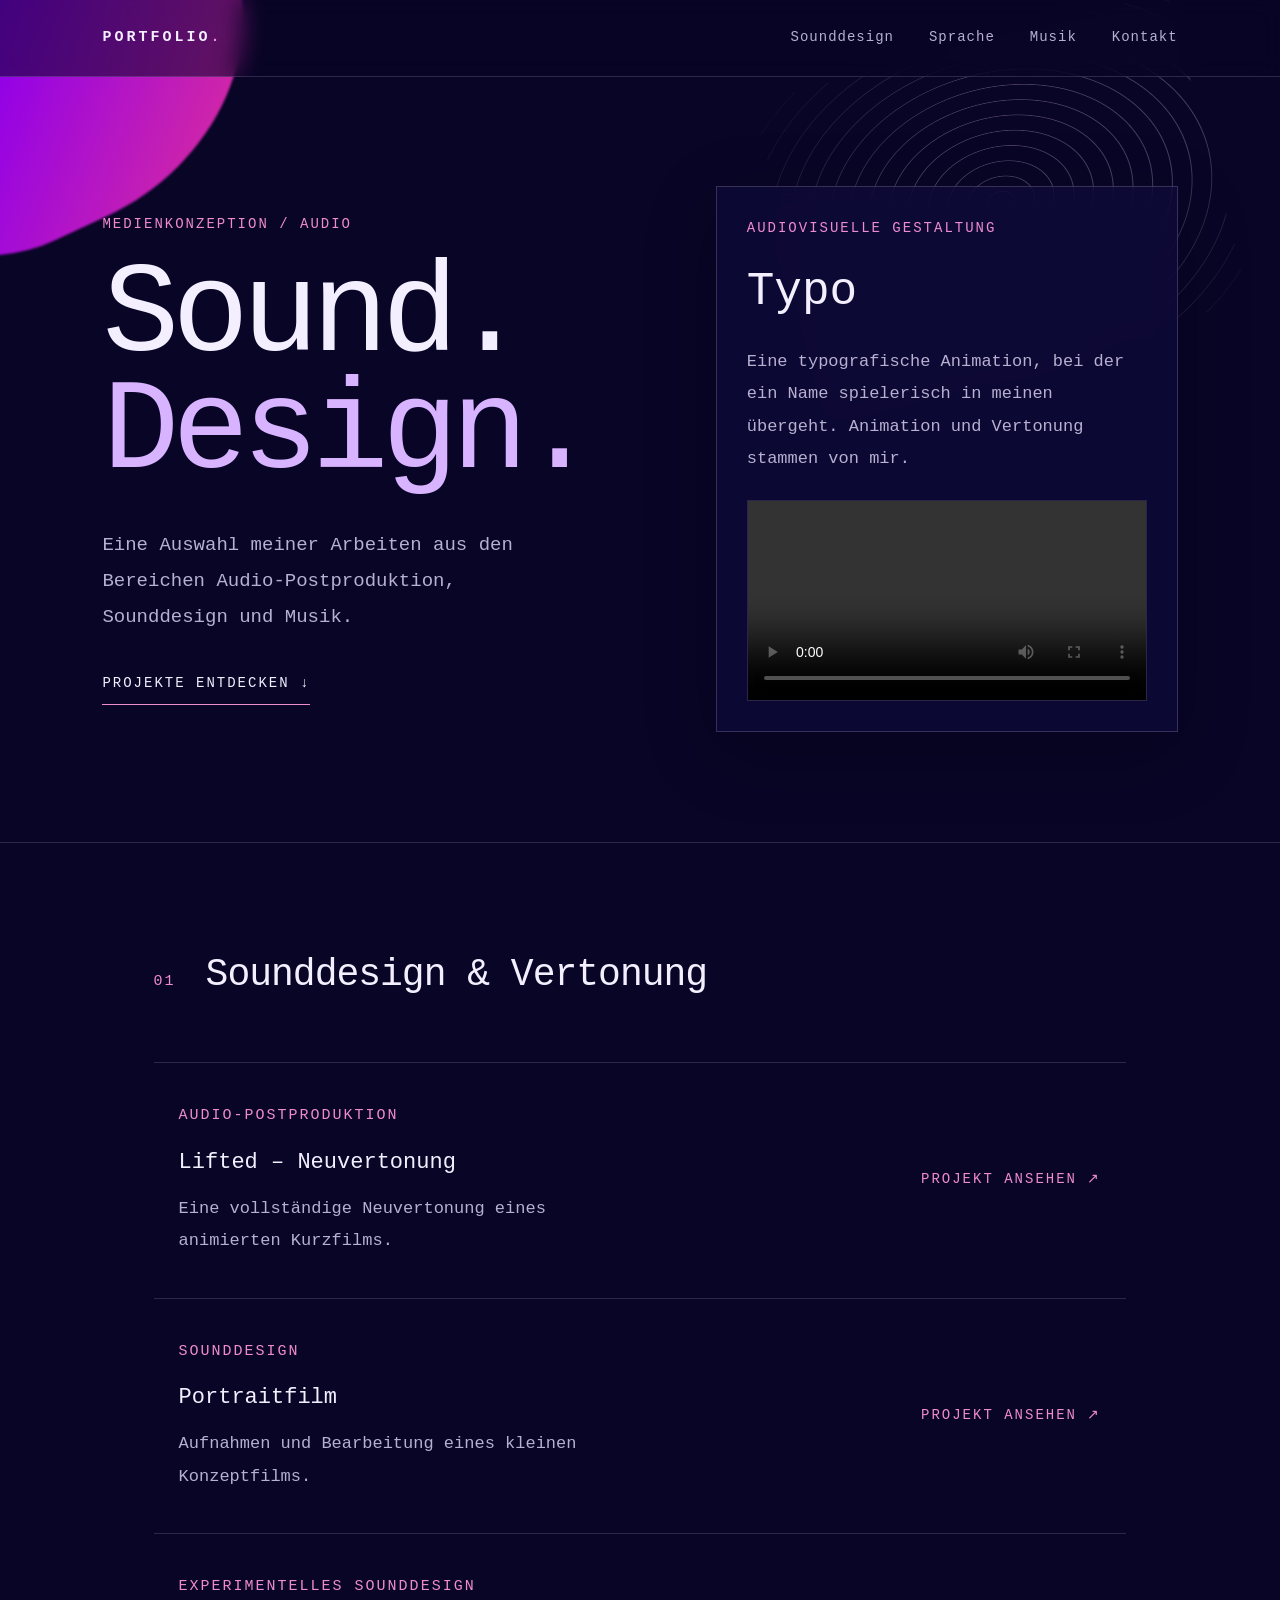
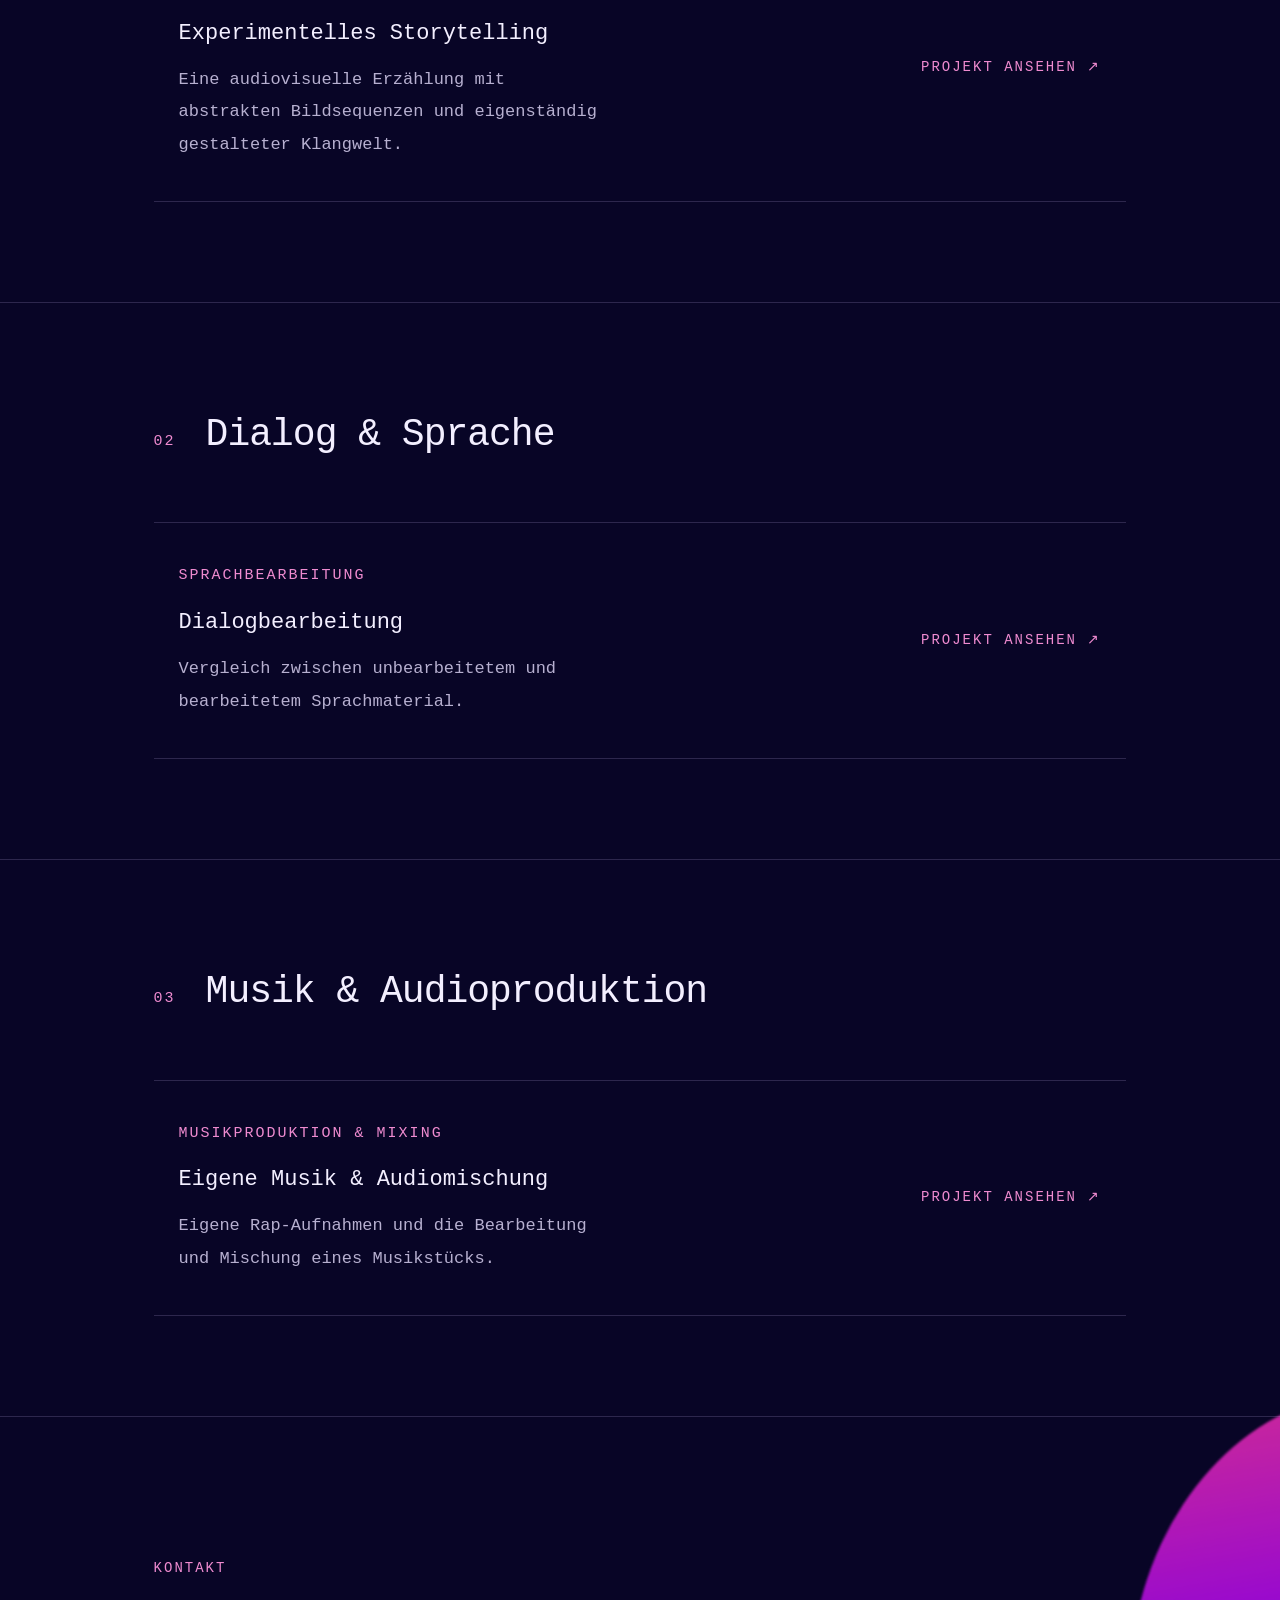
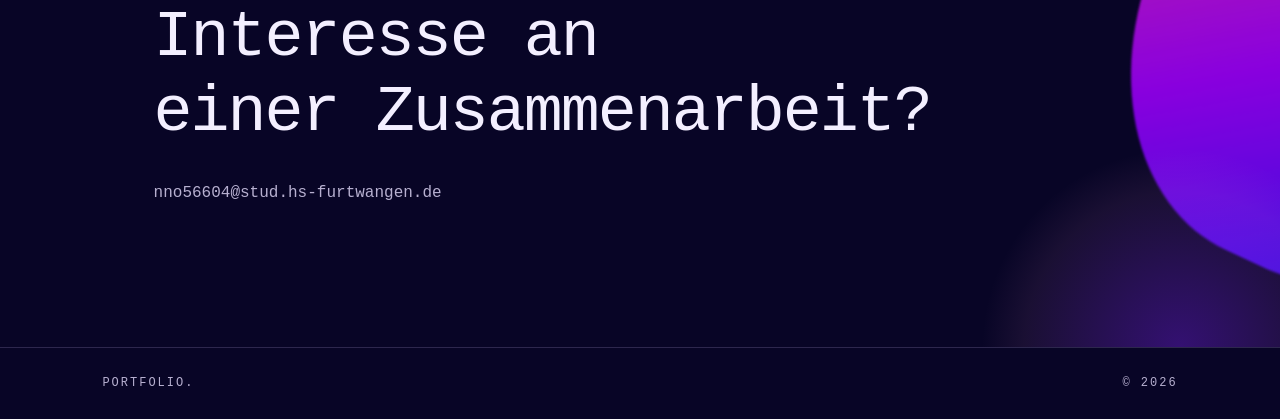
<file: index.html>
<!DOCTYPE html>
<html lang="de">
<head>
    <meta charset="UTF-8">
    <meta name="viewport" content="width=device-width, initial-scale=1.0">
    <title>Audio Portfolio</title>
    <link rel="stylesheet" href="style.css">
</head>

<body>

<header>
    <a href="index.html" class="logo">PORTFOLIO<span>.</span></a>

    <nav>
        <a href="#sounddesign">Sounddesign</a>
        <a href="#sprache">Sprache</a>
        <a href="#musik">Musik</a>
        <a href="#kontakt">Kontakt</a>
    </nav>
</header>

<main>

    <section class="hero hero-layout">

        <div class="hero-content">

            <p class="eyebrow">MEDIENKONZEPTION / AUDIO</p>

            <h1>Sound.<br><span>Design.</span></h1>

            <p class="intro">
                Eine Auswahl meiner Arbeiten aus den Bereichen
                Audio-Postproduktion, Sounddesign und Musik.
            </p>

            <a href="#sounddesign" class="scroll-link">
                PROJEKTE ENTDECKEN ↓
            </a>

        </div>

        <div class="hero-featured">

            <p class="category">AUDIOVISUELLE GESTALTUNG</p>

            <h2>Typo</h2>

            <p>
                Eine typografische Animation, bei der ein Name
                spielerisch in meinen übergeht.
                Animation und Vertonung stammen von mir.
            </p>

            <video controls preload="metadata" playsinline>
                <source src="media/typo/Typo.mp4" type="video/mp4">
                Dein Browser unterstützt dieses Video nicht.
            </video>

        </div>

    </section>


    <section id="sounddesign" class="project-section">

        <div class="section-heading">
            <span>01</span>
            <h2>Sounddesign & Vertonung</h2>
        </div>

        <a href="lifted.html" class="project">
            <div>
                <p class="category">AUDIO-POSTPRODUKTION</p>
                <h3>Lifted – Neuvertonung</h3>
                <p>
                    Eine vollständige Neuvertonung eines
                    animierten Kurzfilms.
                </p>
            </div>
            <div class="project-link">
                PROJEKT ANSEHEN ↗
            </div>
        </a>

        <a href="konzeptfilm.html" class="project">
            <div>
                <p class="category">SOUNDDESIGN</p>
                <h3>Portraitfilm</h3>
                <p>
                    Aufnahmen und Bearbeitung eines kleinen Konzeptfilms.
                </p>
            </div>
            <div class="project-link">
                PROJEKT ANSEHEN ↗
            </div>
        </a>

        <a href="experimentelles-storytelling.html" class="project">
            <div>
                <p class="category">EXPERIMENTELLES SOUNDDESIGN</p>
                <h3>Experimentelles Storytelling</h3>
                <p>
                    Eine audiovisuelle Erzählung mit abstrakten
                    Bildsequenzen und eigenständig gestalteter Klangwelt.
                </p>
            </div>
            <div class="project-link">
                PROJEKT ANSEHEN ↗
            </div>
        </a>

    </section>


    <section id="sprache" class="project-section">

        <div class="section-heading">
            <span>02</span>
            <h2>Dialog & Sprache</h2>
        </div>

        <a href="dialogbearbeitung.html" class="project">
            <div>
                <p class="category">SPRACHBEARBEITUNG</p>
                <h3>Dialogbearbeitung</h3>
                <p>
                    Vergleich zwischen unbearbeitetem
                    und bearbeitetem Sprachmaterial.
                </p>
            </div>
            <div class="project-link">
                PROJEKT ANSEHEN ↗
            </div>
        </a>

    </section>


    <section id="musik" class="project-section">

        <div class="section-heading">
            <span>03</span>
            <h2>Musik & Audioproduktion</h2>
        </div>

        <a href="musikproduktion.html" class="project">
            <div>
                <p class="category">MUSIKPRODUKTION & MIXING</p>
                <h3>Eigene Musik & Audiomischung</h3>
                <p>
                    Eigene Rap-Aufnahmen und die Bearbeitung
                    und Mischung eines Musikstücks.
                </p>
            </div>
            <div class="project-link">
                PROJEKT ANSEHEN ↗
            </div>
        </a>

    </section>


    <section id="kontakt" class="contact">

        <p class="eyebrow">KONTAKT</p>

        <h2>Interesse an<br>einer Zusammenarbeit?</h2>

        <p>nno56604@stud.hs-furtwangen.de</p>

    </section>

</main>

<footer>
    PORTFOLIO. <span>© 2026</span>
</footer>

</body>
</html>
</file>
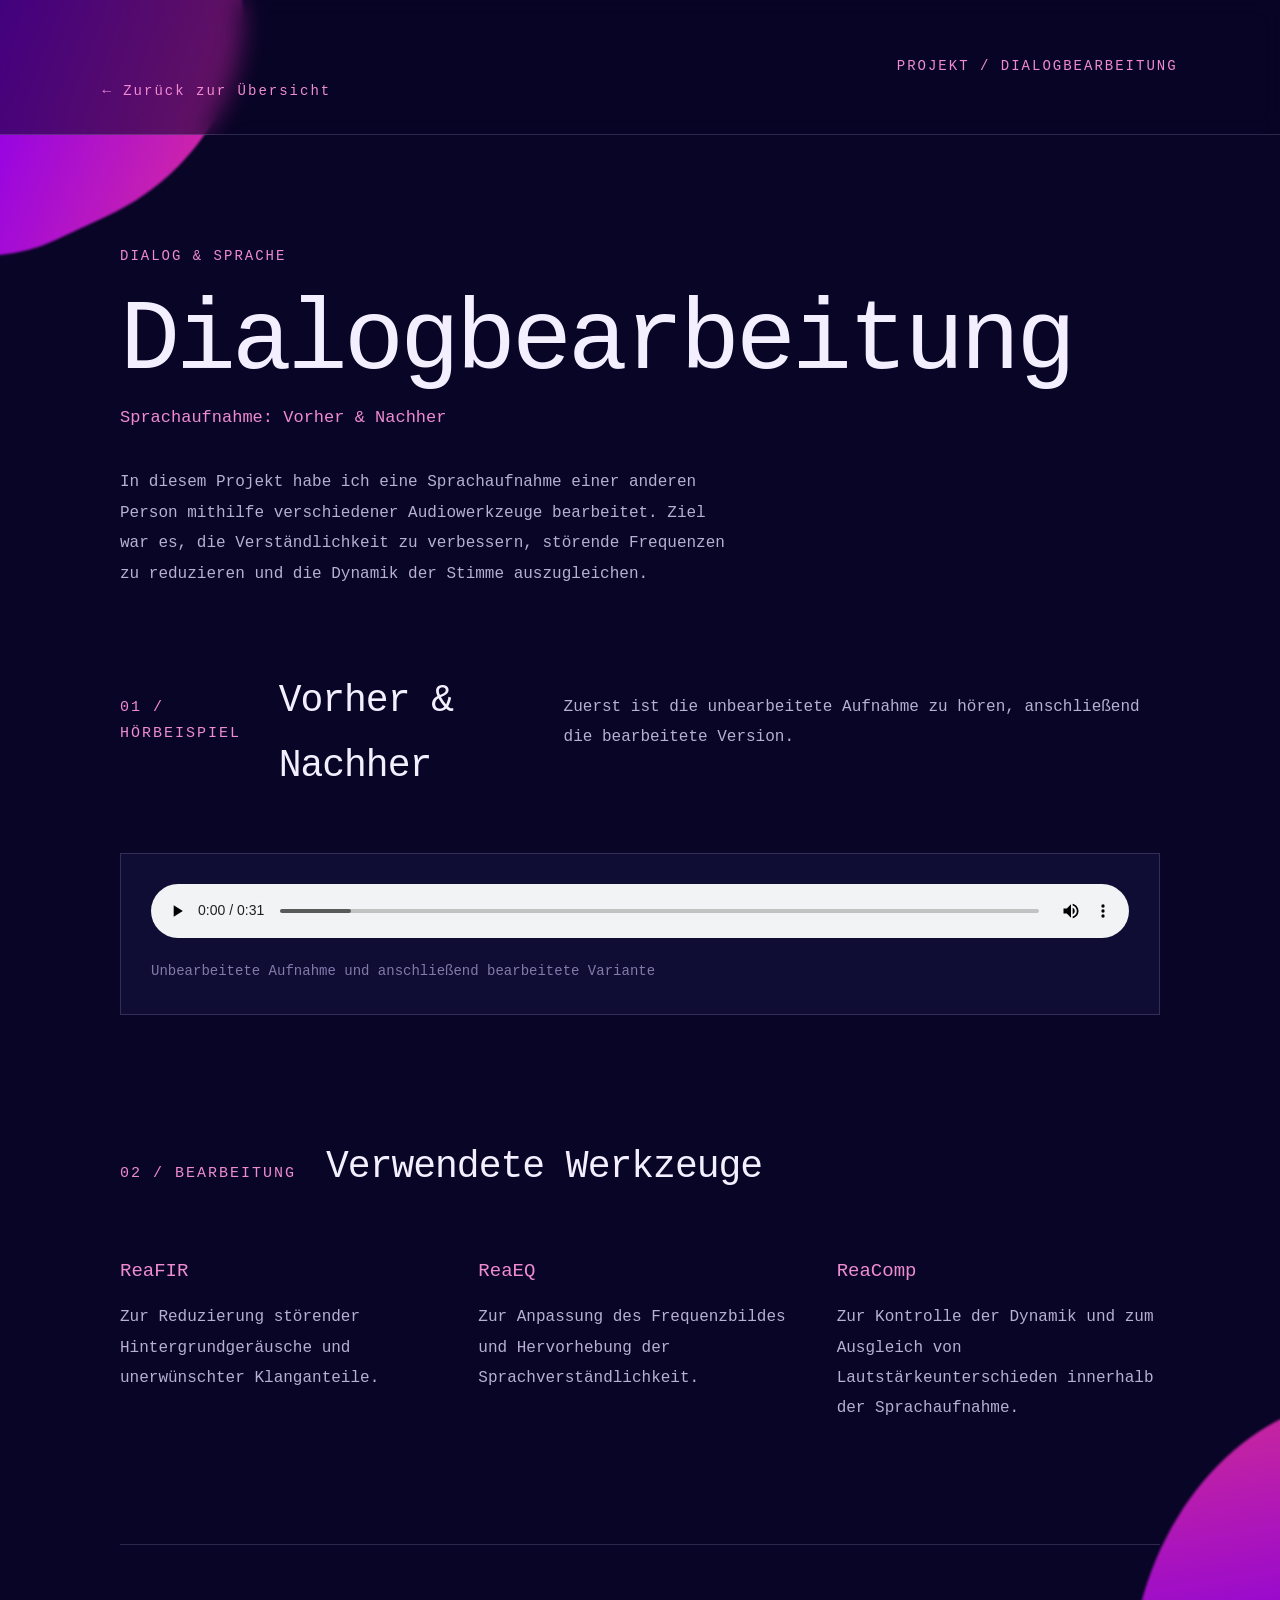
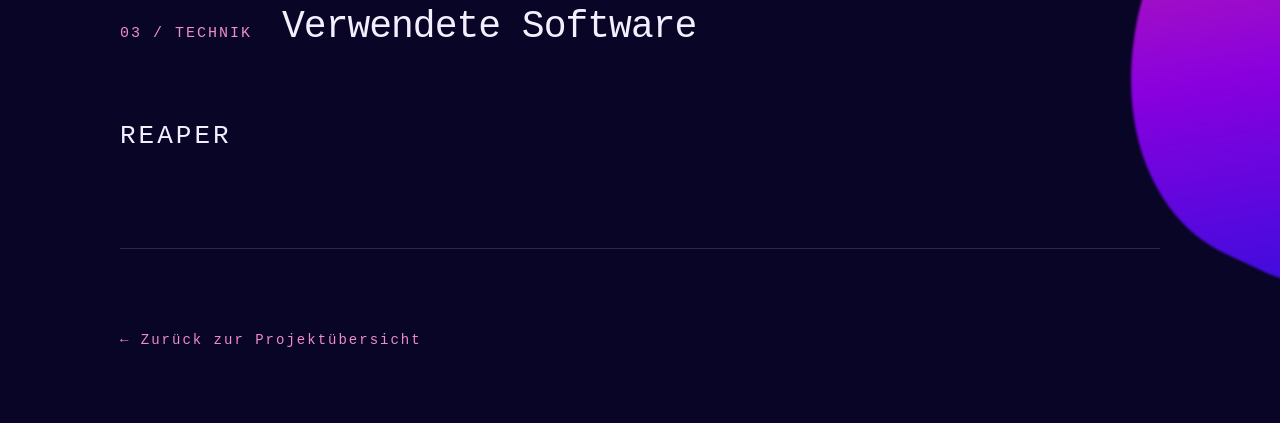
<file: Dialogbearbeitung.html>
<!DOCTYPE html>
<html lang="de">
<head>
    <meta charset="UTF-8">
    <meta name="viewport" content="width=device-width, initial-scale=1.0">
    <title>Dialogbearbeitung: Audio-Postproduktion</title>
    <link rel="stylesheet" href="style.css">
</head>

<body>

    <header class="project-header">
        <a href="index.html" class="back-link">← Zurück zur Übersicht</a>
        <span class="project-header-label">PROJEKT / DIALOGBEARBEITUNG</span>
    </header>

    <main class="lifted-page">

        <section class="lifted-intro">
            <p class="project-category">DIALOG & SPRACHE</p>
            <h1>Dialogbearbeitung</h1>
            <p class="lifted-subtitle">
                Sprachaufnahme: Vorher & Nachher
            </p>
            <p class="lifted-description">
                In diesem Projekt habe ich eine Sprachaufnahme einer anderen Person
                mithilfe verschiedener Audiowerkzeuge bearbeitet.
                Ziel war es, die Verständlichkeit zu verbessern,
                störende Frequenzen zu reduzieren und die Dynamik
                der Stimme auszugleichen.
            </p>
        </section>

        <section class="lifted-video-section">

            <div class="section-heading">
                <span>01 / HÖRBEISPIEL</span>
                <h2>Vorher & Nachher</h2>
                <p>
                    Zuerst ist die unbearbeitete Aufnahme zu hören,
                    anschließend die bearbeitete Version.
                </p>
            </div>

            <div class="dialog-audio-player">
                <audio controls preload="metadata">
                    <source src="media/dialogbearbeitung/dialogbearbeitung.wav"
                            type="audio/wav">
                    Dein Browser unterstützt dieses Audioformat nicht.
                </audio>

                <p class="media-caption">
                    Unbearbeitete Aufnahme und anschließend bearbeitete Variante
                </p>
            </div>

        </section>

        <section class="lifted-work-section">

            <div class="section-heading">
                <span>02 / BEARBEITUNG</span>
                <h2>Verwendete Werkzeuge</h2>
            </div>

            <div class="dialog-tools">

                <div class="dialog-tool">
                    <h3>ReaFIR</h3>
                    <p>
                        Zur Reduzierung störender Hintergrundgeräusche
                        und unerwünschter Klanganteile.
                    </p>
                </div>

                <div class="dialog-tool">
                    <h3>ReaEQ</h3>
                    <p>
                        Zur Anpassung des Frequenzbildes und
                        Hervorhebung der Sprachverständlichkeit.
                    </p>
                </div>

                <div class="dialog-tool">
                    <h3>ReaComp</h3>
                    <p>
                        Zur Kontrolle der Dynamik und zum Ausgleich
                        von Lautstärkeunterschieden innerhalb
                        der Sprachaufnahme.
                    </p>
                </div>

            </div>

        </section>

        <section class="lifted-software-section">
            <div class="section-heading">
                <span>03 / TECHNIK</span>
                <h2>Verwendete Software</h2>
            </div>

            <p class="software-name">REAPER</p>
        </section>

        <footer class="lifted-footer">
            <a href="index.html" class="back-link">
                ← Zurück zur Projektübersicht
            </a>
        </footer>

    </main>

</body>
</html>
</file>
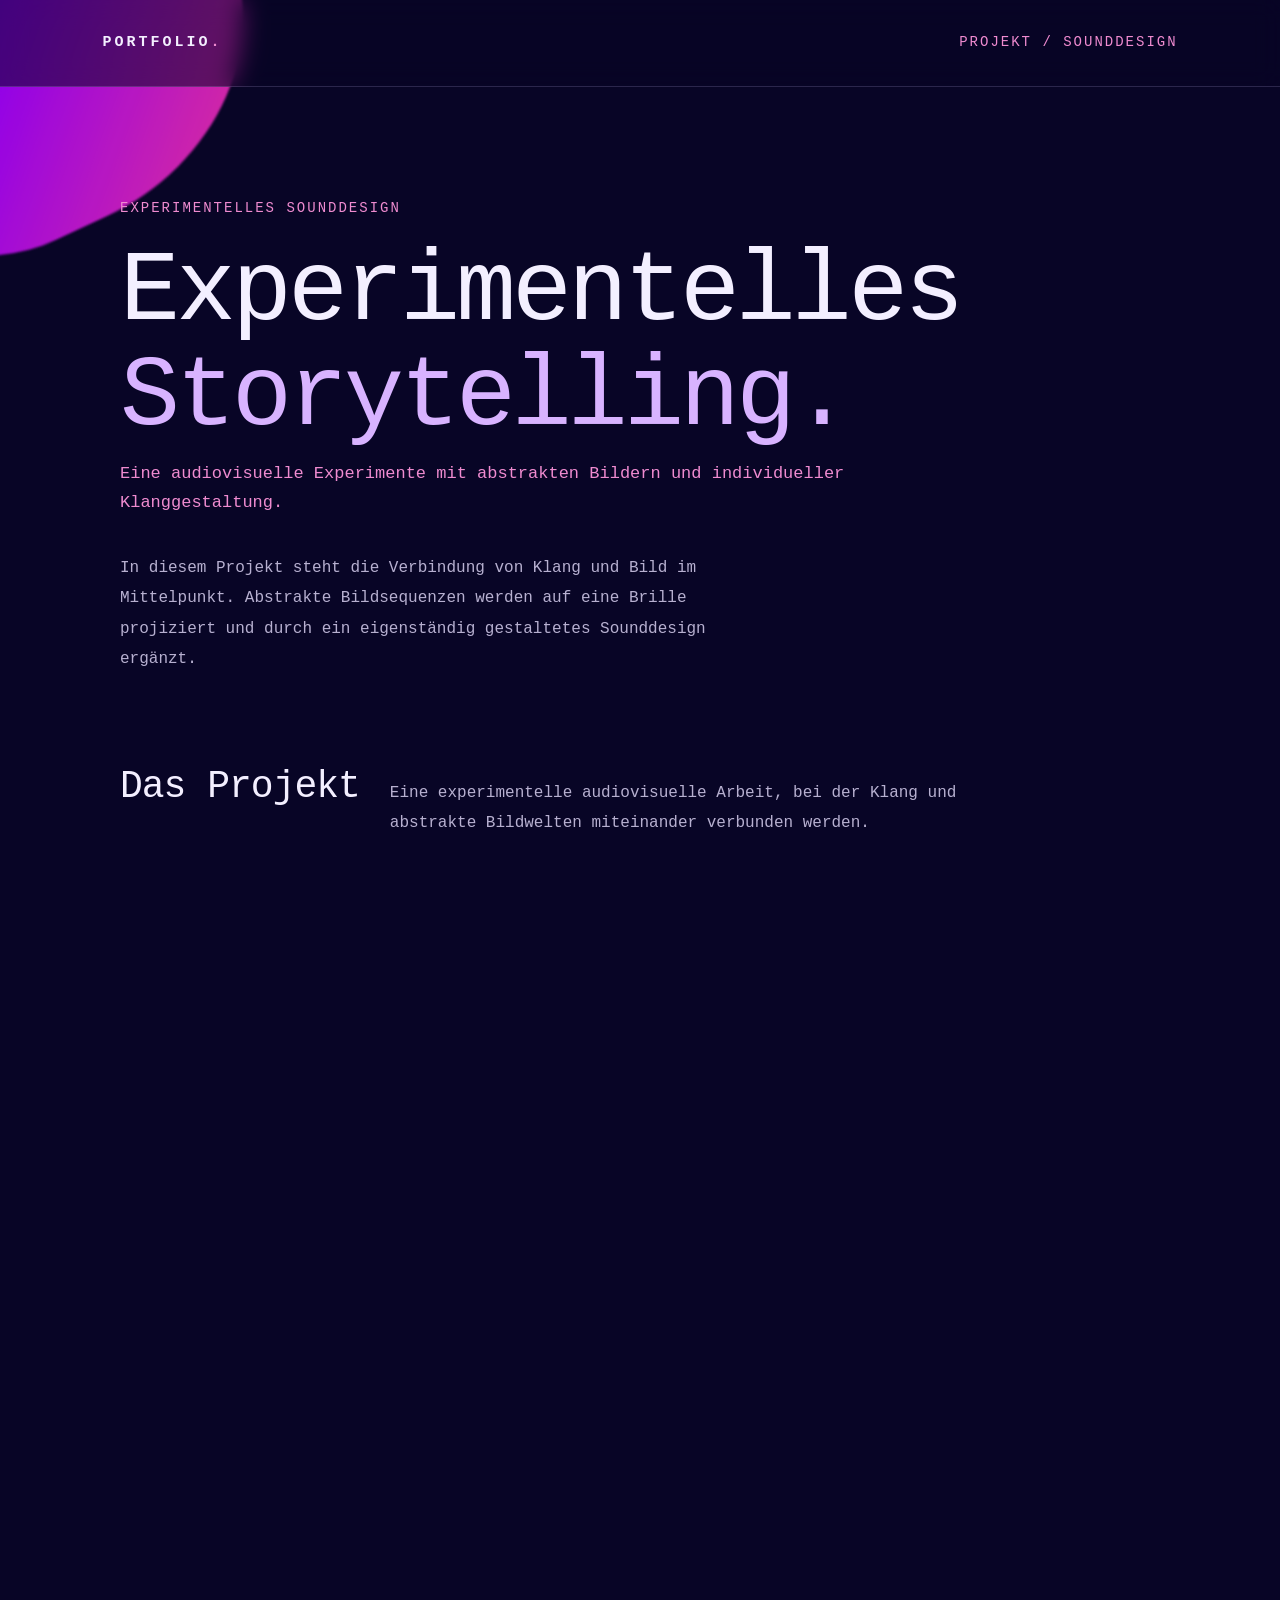
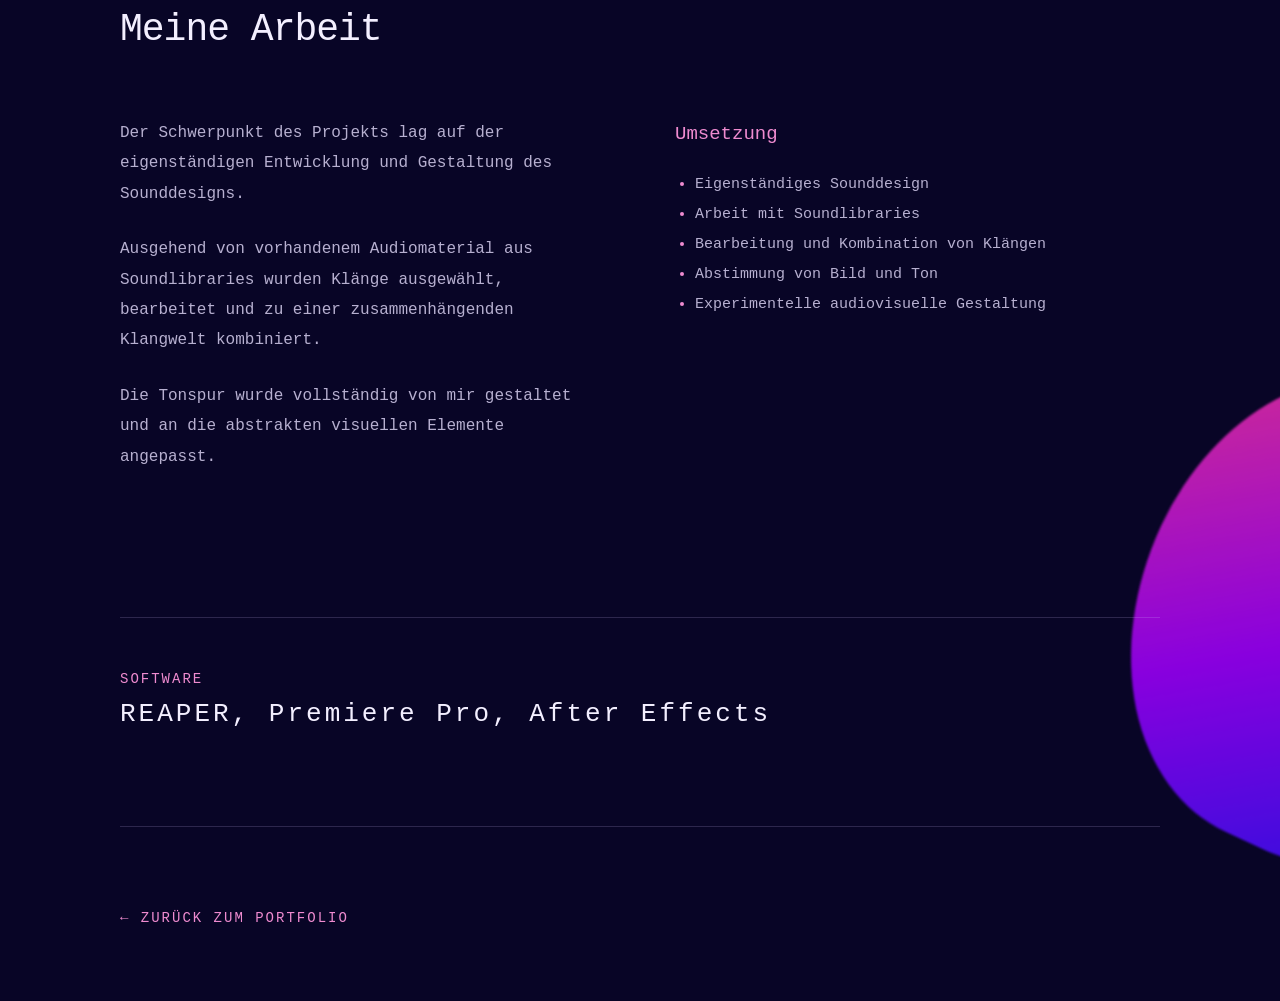
<file: experimentelles-storytelling.html>
<!DOCTYPE html>
<html lang="de">
<head>
    <meta charset="UTF-8">
    <meta name="viewport" content="width=device-width, initial-scale=1.0">
    <title>Experimentelles Storytelling – Audio Portfolio</title>
    <link rel="stylesheet" href="style.css">
</head>

<body>

<header class="project-header">
    <a href="index.html" class="logo">PORTFOLIO<span>.</span></a>
    <p class="project-header-label">PROJEKT / SOUNDDESIGN</p>
</header>

<main class="lifted-page">

    <section class="lifted-intro">

        <p class="project-category">EXPERIMENTELLES SOUNDDESIGN</p>

        <h1>Experimentelles<br><span>Storytelling.</span></h1>

        <p class="lifted-subtitle">
            Eine audiovisuelle Experimente mit abstrakten Bildern und individueller Klanggestaltung.
        </p>

        <p class="lifted-description">
            In diesem Projekt steht die Verbindung von Klang und Bild
            im Mittelpunkt. Abstrakte Bildsequenzen werden auf eine
            Brille projiziert und durch ein eigenständig gestaltetes
            Sounddesign ergänzt.
        </p>

    </section>


    <section class="lifted-video-section">

        <div class="section-heading">
            <h2>Das Projekt</h2>
            <p>
                Eine experimentelle audiovisuelle Arbeit, bei der
                Klang und abstrakte Bildwelten miteinander verbunden werden.
            </p>
        </div>

        <div class="video-container">
            <iframe
                src="https://www.youtube.com/embed/hkGghJP5mNU"
                title="Experimentelles Storytelling"
                frameborder="0"
                allow="accelerometer; autoplay; clipboard-write; encrypted-media; gyroscope; picture-in-picture; web-share"
                allowfullscreen>
            </iframe>
        </div>

    </section>


    <section class="lifted-work-section">

        <div class="section-heading">
            <h2>Meine Arbeit</h2>
        </div>

        <div class="lifted-work-grid">

            <div class="lifted-work-text">

                <p>
                    Der Schwerpunkt des Projekts lag auf der
                    eigenständigen Entwicklung und Gestaltung
                    des Sounddesigns.
                </p>

                <p>
                    Ausgehend von vorhandenem Audiomaterial aus
                    Soundlibraries wurden Klänge ausgewählt,
                    bearbeitet und zu einer zusammenhängenden
                    Klangwelt kombiniert.
                </p>

                <p>
                    Die Tonspur wurde vollständig von mir
                    gestaltet und an die abstrakten visuellen
                    Elemente angepasst.
                </p>

            </div>

            <div class="lifted-work-list">

                <h3>Umsetzung</h3>

                <ul>
                    <li>Eigenständiges Sounddesign</li>
                    <li>Arbeit mit Soundlibraries</li>
                    <li>Bearbeitung und Kombination von Klängen</li>
                    <li>Abstimmung von Bild und Ton</li>
                    <li>Experimentelle audiovisuelle Gestaltung</li>
                </ul>

            </div>

        </div>

    </section>


    <section class="lifted-software-section">

        <p class="project-category">SOFTWARE</p>
        <h2 class="software-name">REAPER, Premiere Pro, After Effects</h2>

    </section>


    <footer class="lifted-footer">
        <a href="index.html" class="back-link">← ZURÜCK ZUM PORTFOLIO</a>
    </footer>

</main>

</body>
</html>
</file>
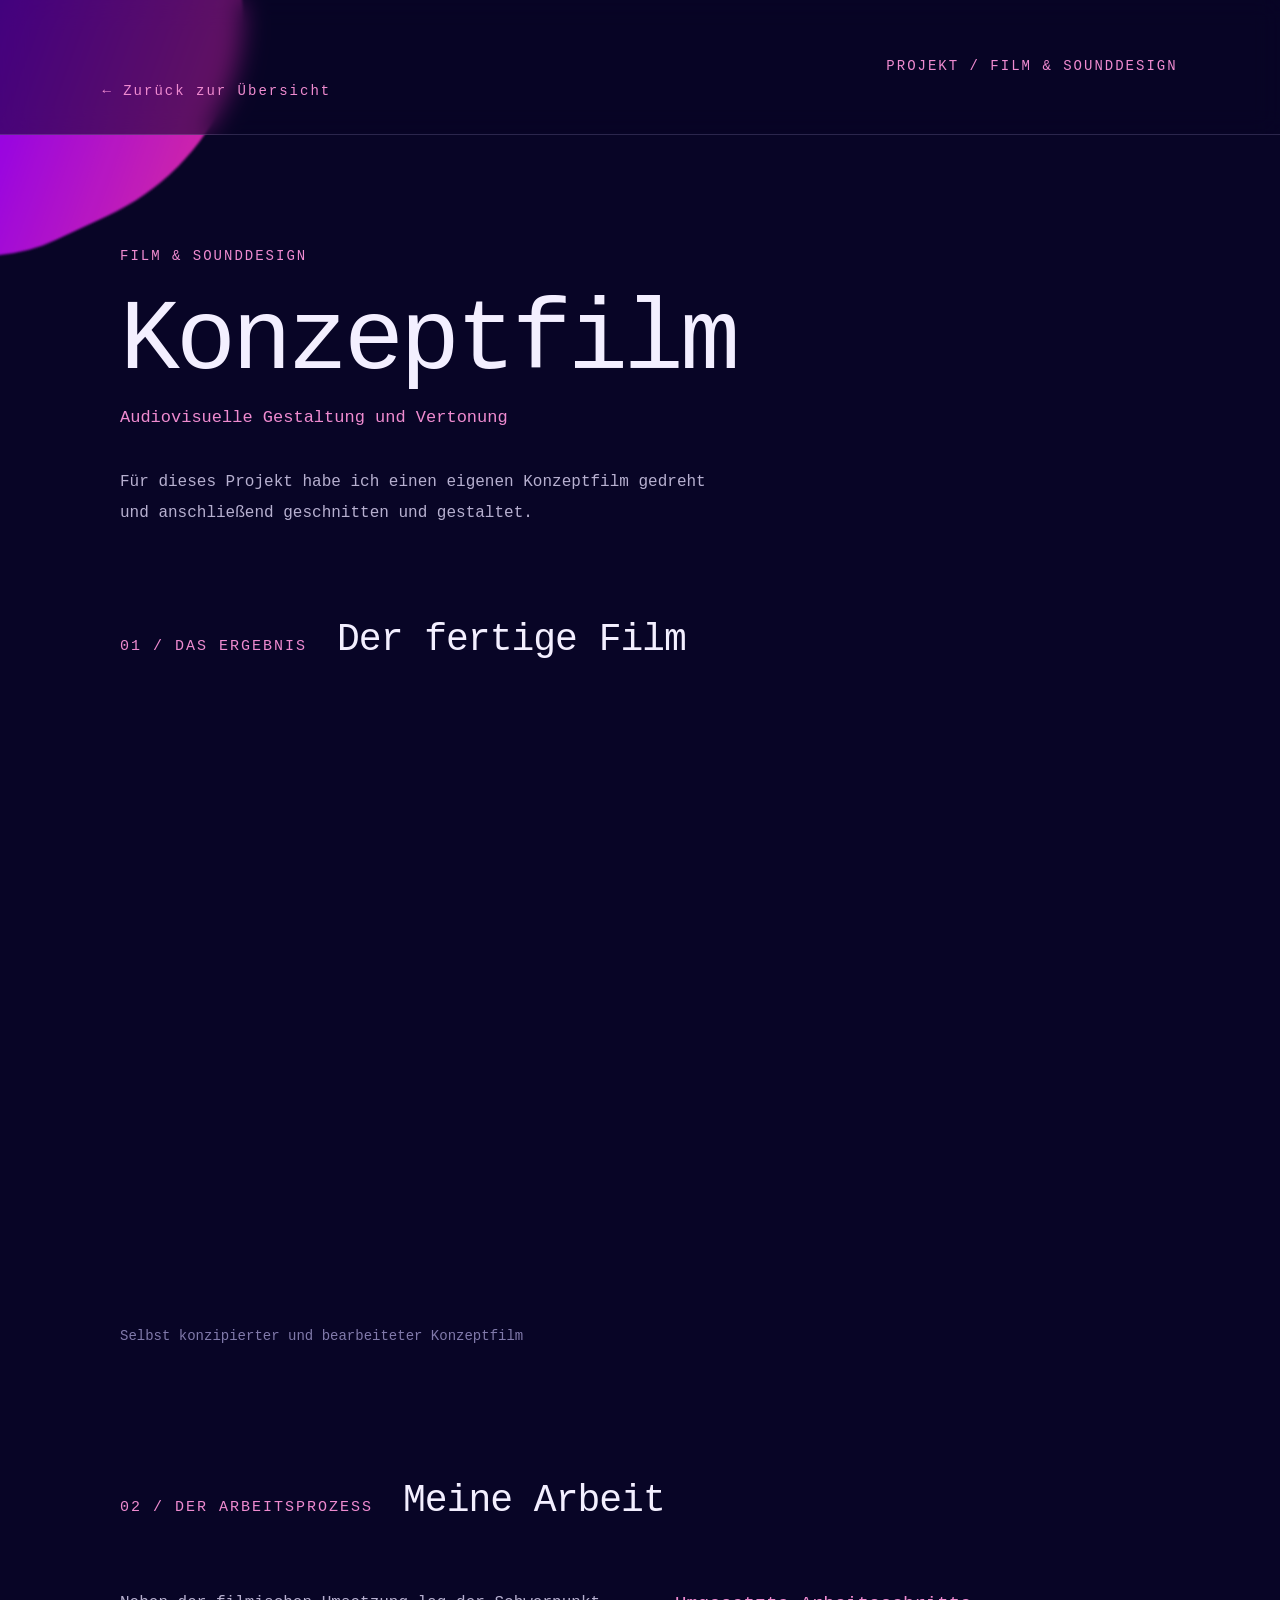
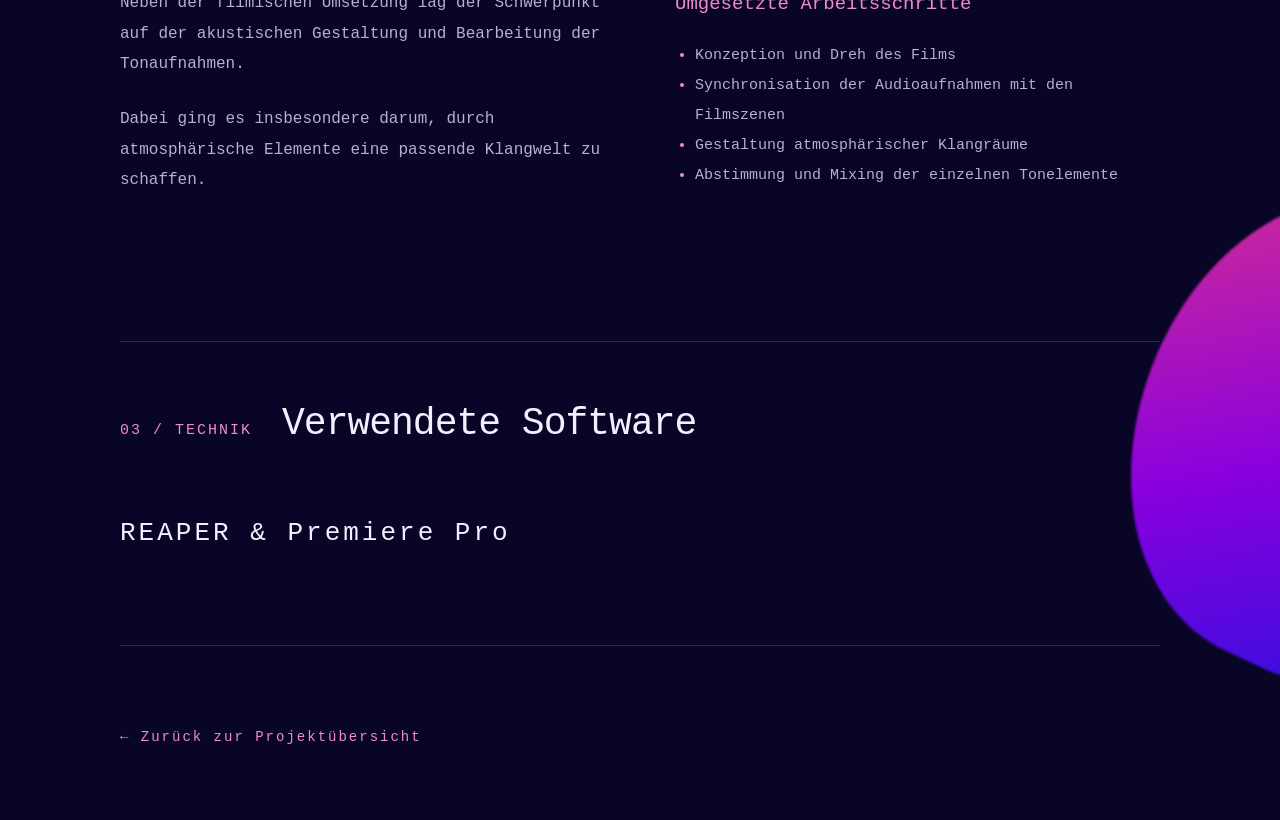
<file: konzeptfilm.html>
<!DOCTYPE html>
<html lang="de">
<head>
    <meta charset="UTF-8">
    <meta name="viewport" content="width=device-width, initial-scale=1.0">
    <title>Konzeptfilm – Sounddesign & Vertonung</title>
    <link rel="stylesheet" href="style.css">
</head>

<body>

    <header class="project-header">
        <a href="index.html" class="back-link">← Zurück zur Übersicht</a>
        <span class="project-header-label">PROJEKT / FILM & SOUNDDESIGN</span>
    </header>

    <main class="lifted-page">

        <!-- Projektintro -->
        <section class="lifted-intro">
            <p class="project-category">FILM & SOUNDDESIGN</p>
            <h1>Konzeptfilm</h1>
            <p class="lifted-subtitle">
                Audiovisuelle Gestaltung und Vertonung
            </p>
            <p class="lifted-description">
                Für dieses Projekt habe ich einen eigenen Konzeptfilm
                gedreht und anschließend geschnitten und gestaltet.
            </p>
        </section>


        <!-- Film -->
        <section class="lifted-video-section">
            <div class="section-heading">
                <span>01 / DAS ERGEBNIS</span>
                <h2>Der fertige Film</h2>
            </div>

            <div class="video-container">
                <iframe
                    src="https://www.youtube.com/embed/iKfMNOCezqE"
                    title="Konzeptfilm – Sounddesign und Vertonung"
                    frameborder="0"
                    allow="accelerometer; autoplay; clipboard-write; encrypted-media; gyroscope; picture-in-picture; web-share"
                    allowfullscreen>
                </iframe>
            </div>

            <p class="media-caption">
                Selbst konzipierter und bearbeiteter Konzeptfilm
            </p>
        </section>


        <!-- Arbeit -->
        <section class="lifted-work-section">
            <div class="section-heading">
                <span>02 / DER ARBEITSPROZESS</span>
                <h2>Meine Arbeit</h2>
            </div>

            <div class="lifted-work-grid">

                <div class="lifted-work-text">
                    <p>
                        Neben der filmischen Umsetzung lag der Schwerpunkt
                        auf der akustischen Gestaltung und Bearbeitung der Tonaufnahmen.
                    </p>

                    <p>
                        Dabei ging es insbesondere darum, durch
                        atmosphärische Elemente eine passende Klangwelt zu schaffen.
                    </p>
                </div>

                <div class="lifted-work-list">
                    <h3>Umgesetzte Arbeitsschritte</h3>
                    <ul>
                        <li>Konzeption und Dreh des Films</li>
                        <li>Synchronisation der Audioaufnahmen mit den Filmszenen</li>
                        <li>Gestaltung atmosphärischer Klangräume</li>
                        <li>Abstimmung und Mixing der einzelnen Tonelemente</li>
                    </ul>
                </div>

            </div>
        </section>


        <!-- Software -->
        <section class="lifted-software-section">
            <div class="section-heading">
                <span>03 / TECHNIK</span>
                <h2>Verwendete Software</h2>
            </div>

            <p class="software-name">REAPER & Premiere Pro</p>
        </section>


        <!-- Zurück -->
        <footer class="lifted-footer">
            <a href="index.html" class="back-link">
                ← Zurück zur Projektübersicht
            </a>
        </footer>

    </main>

</body>
</html>
</file>
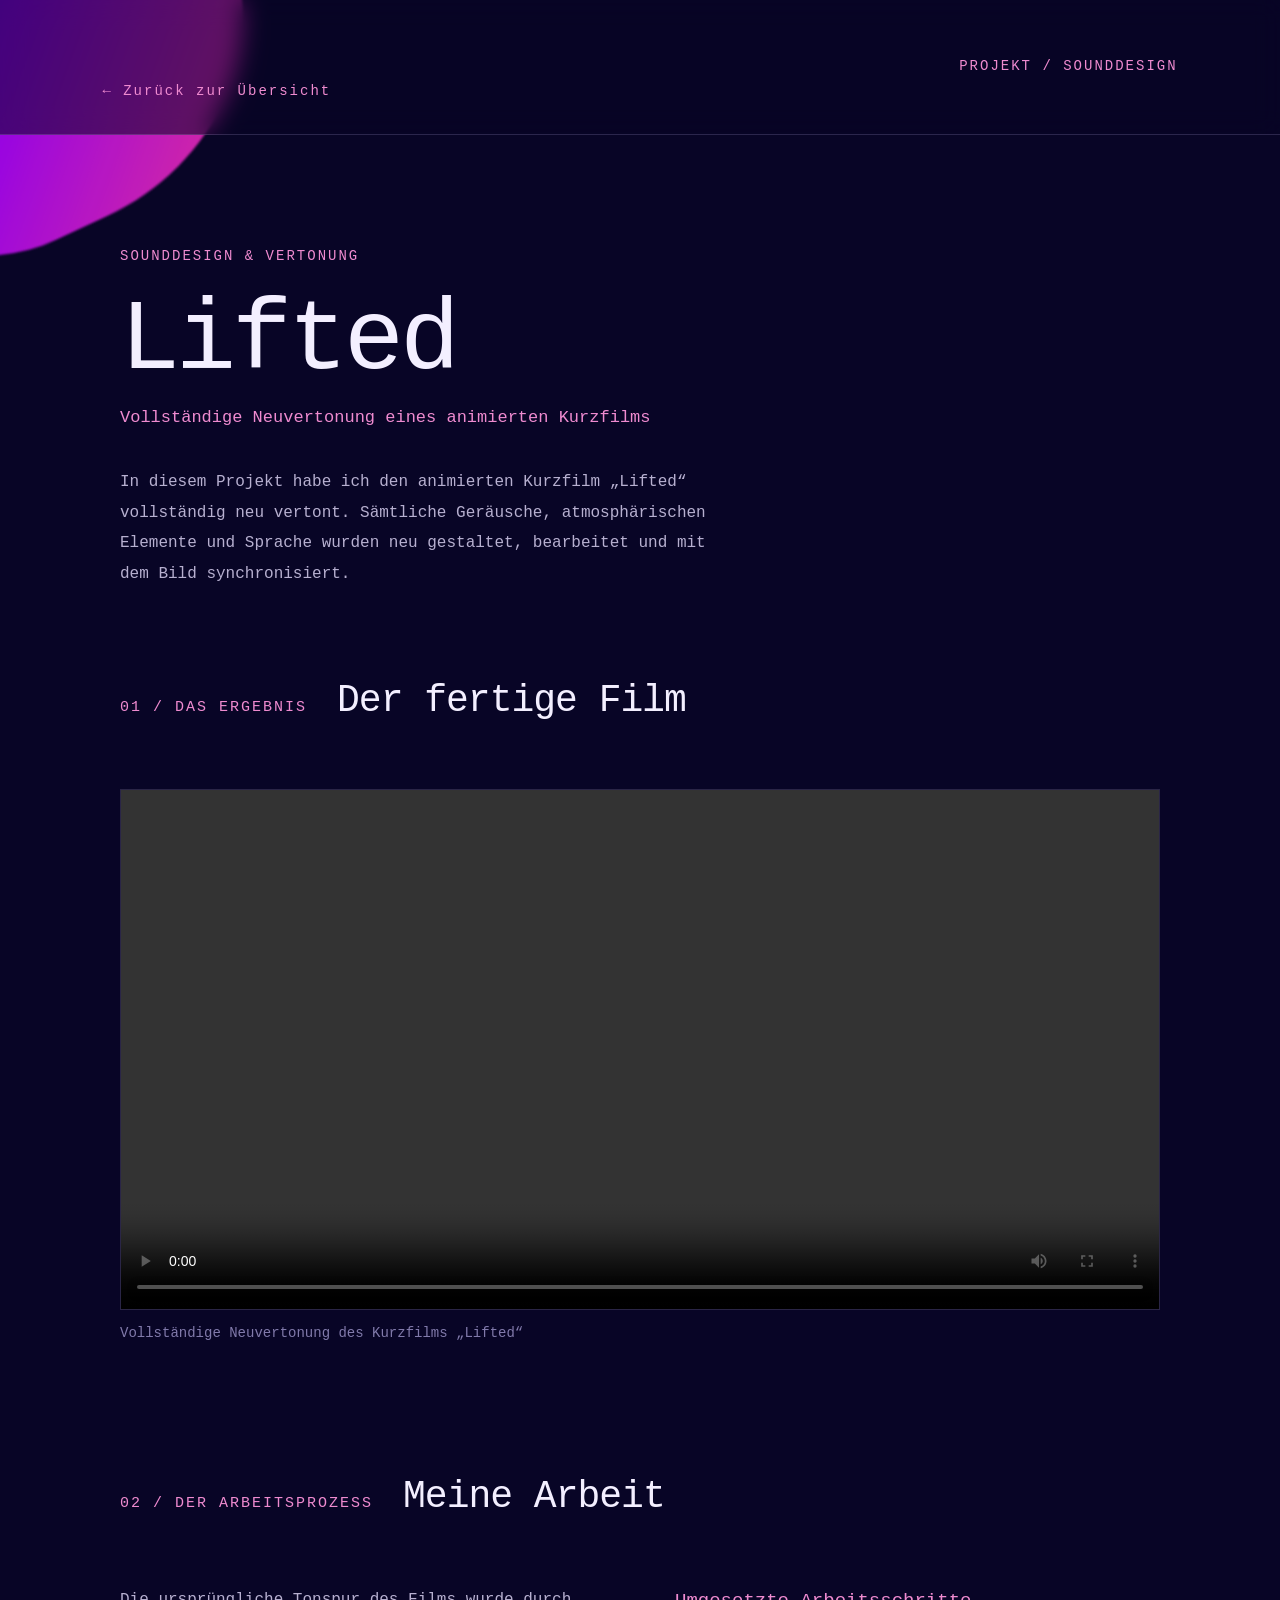
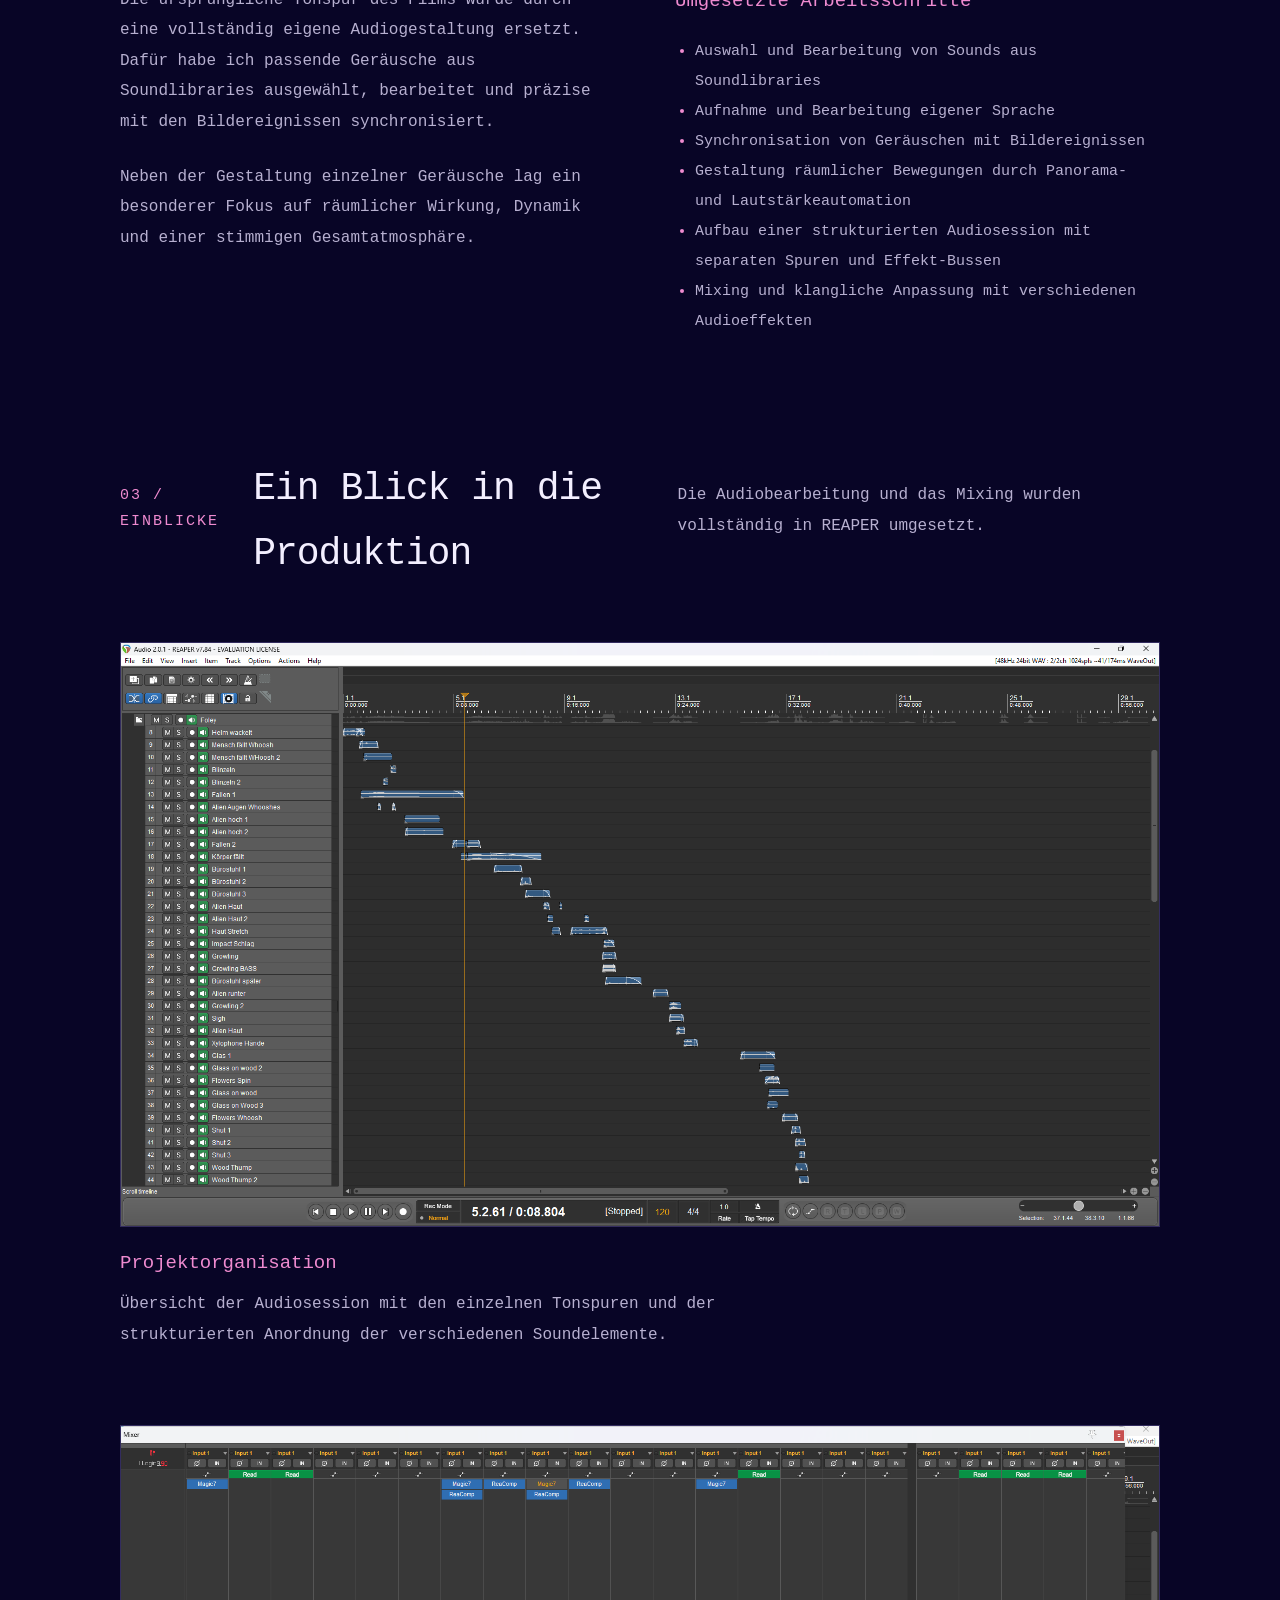
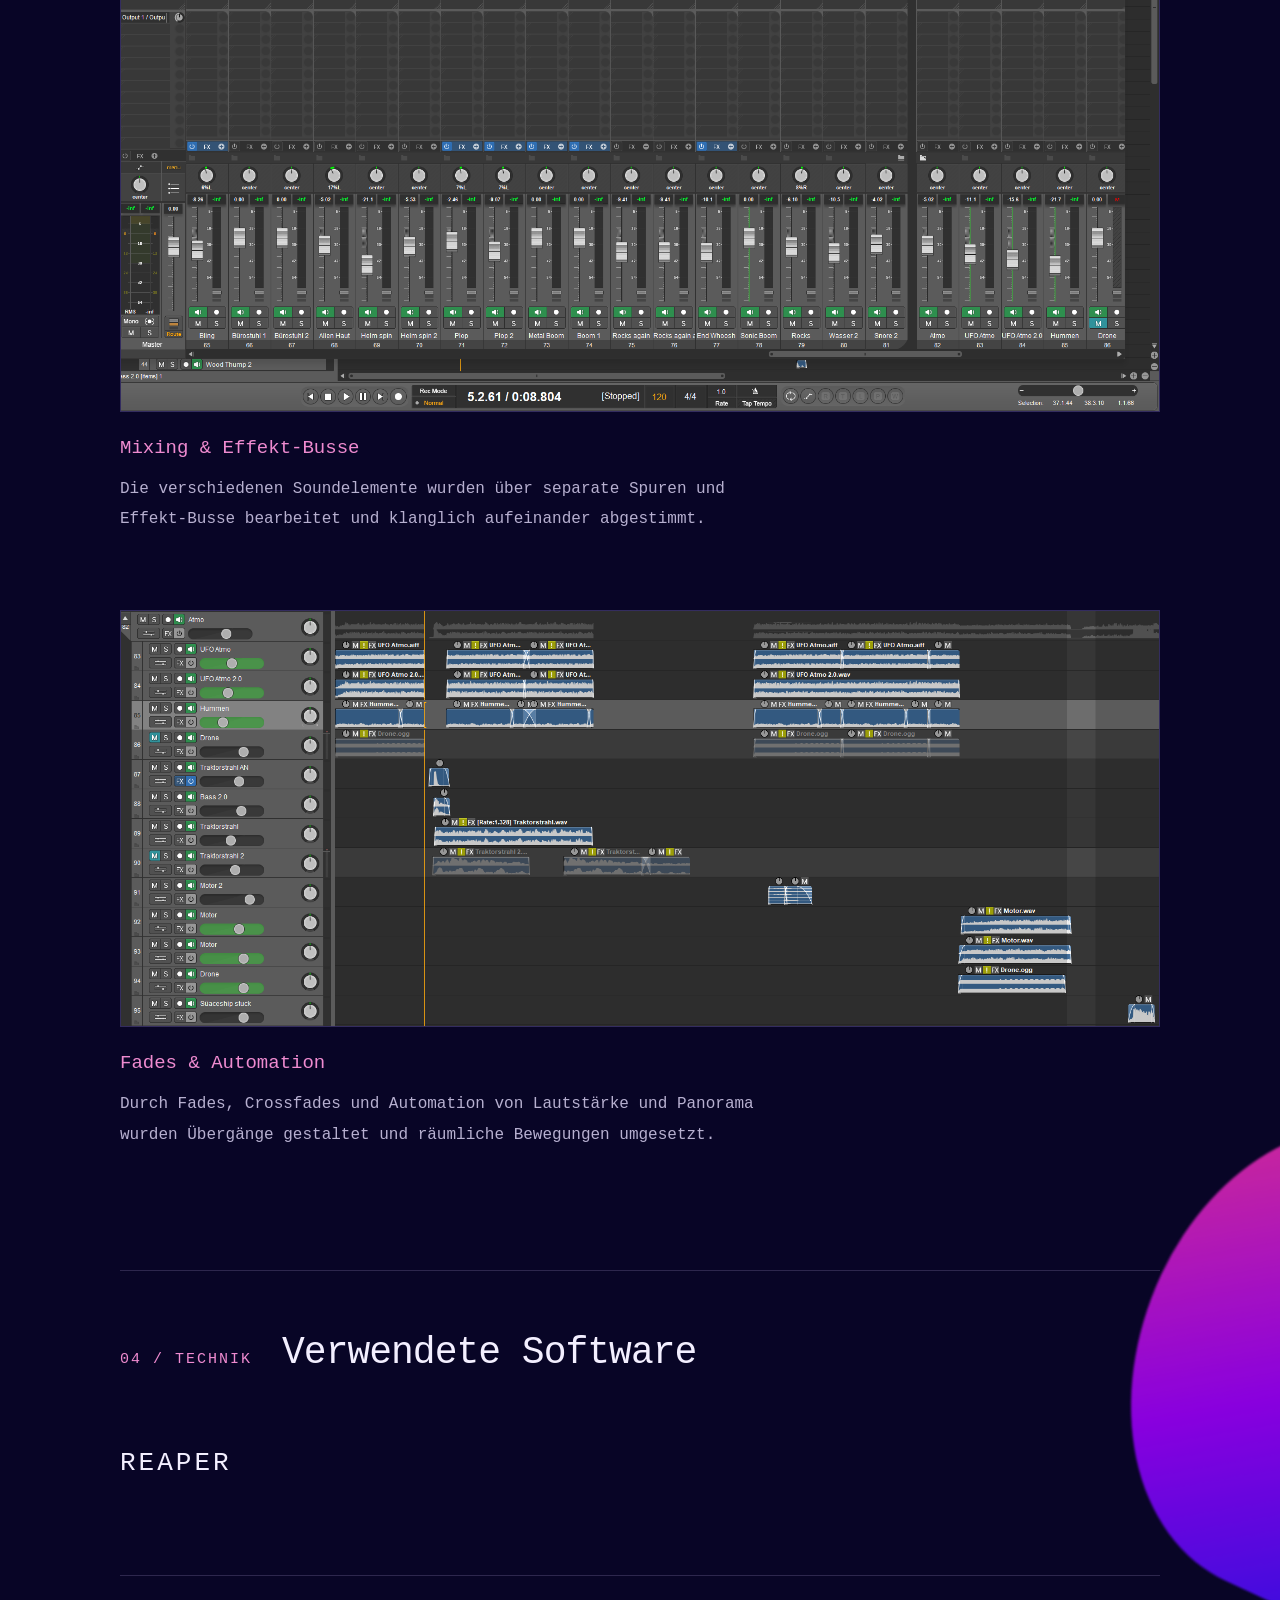
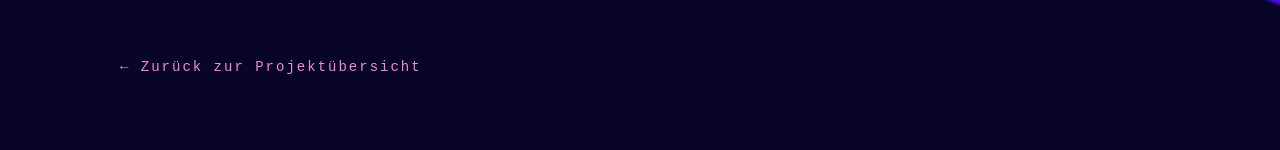
<file: lifted.html>
<!DOCTYPE html>
<html lang="de">
<head>
    <meta charset="UTF-8">
    <meta name="viewport" content="width=device-width, initial-scale=1.0">
    <title>Lifted – Sounddesign & Neuvertonung</title>
    <link rel="stylesheet" href="style.css">
</head>

<body>

    <header class="project-header">
        <a href="index.html" class="back-link">← Zurück zur Übersicht</a>
        <span class="project-header-label">PROJEKT / SOUNDDESIGN</span>
    </header>

    <main class="lifted-page">

        <!-- Projektintro -->
        <section class="lifted-intro">
            <p class="project-category">SOUNDDESIGN & VERTONUNG</p>
            <h1>Lifted</h1>
            <p class="lifted-subtitle">
                Vollständige Neuvertonung eines animierten Kurzfilms
            </p>
            <p class="lifted-description">
                In diesem Projekt habe ich den animierten Kurzfilm
                „Lifted“ vollständig neu vertont. Sämtliche Geräusche,
                atmosphärischen Elemente und Sprache wurden neu gestaltet,
                bearbeitet und mit dem Bild synchronisiert.
            </p>
        </section>


        <!-- Projektvideo -->
        <section class="lifted-video-section">
            <div class="section-heading">
                <span>01 / DAS ERGEBNIS</span>
                <h2>Der fertige Film</h2>
            </div>

            <video class="lifted-video" controls preload="metadata">
                <source src="media/lifted/Lifted.mp4" type="video/mp4">
                Dein Browser unterstützt dieses Videoformat nicht.
            </video>

            <p class="media-caption">
                Vollständige Neuvertonung des Kurzfilms „Lifted“
            </p>
        </section>


        <!-- Projektbeschreibung -->
        <section class="lifted-work-section">
            <div class="section-heading">
                <span>02 / DER ARBEITSPROZESS</span>
                <h2>Meine Arbeit</h2>
            </div>

            <div class="lifted-work-grid">

                <div class="lifted-work-text">
                    <p>
                        Die ursprüngliche Tonspur des Films wurde durch
                        eine vollständig eigene Audiogestaltung ersetzt.
                        Dafür habe ich passende Geräusche aus Soundlibraries
                        ausgewählt, bearbeitet und präzise mit den
                        Bildereignissen synchronisiert.
                    </p>

                    <p>
                        Neben der Gestaltung einzelner Geräusche lag
                        ein besonderer Fokus auf räumlicher Wirkung,
                        Dynamik und einer stimmigen Gesamtatmosphäre.
                    </p>
                </div>

                <div class="lifted-work-list">
                    <h3>Umgesetzte Arbeitsschritte</h3>
                    <ul>
                        <li>Auswahl und Bearbeitung von Sounds aus Soundlibraries</li>
                        <li>Aufnahme und Bearbeitung eigener Sprache</li>
                        <li>Synchronisation von Geräuschen mit Bildereignissen</li>
                        <li>Gestaltung räumlicher Bewegungen durch Panorama- und Lautstärkeautomation</li>
                        <li>Aufbau einer strukturierten Audiosession mit separaten Spuren und Effekt-Bussen</li>
                        <li>Mixing und klangliche Anpassung mit verschiedenen Audioeffekten</li>
                    </ul>
                </div>

            </div>
        </section>


        <!-- Screenshots -->
        <section class="lifted-screenshots-section">
            <div class="section-heading">
                <span>03 / EINBLICKE</span>
                <h2>Ein Blick in die Produktion</h2>
                <p>
                    Die Audiobearbeitung und das Mixing wurden vollständig
                    in REAPER umgesetzt.
                </p>
            </div>

            <div class="lifted-screenshot">

                <img
                    src="media/lifted/projektuebersicht.png"
                    alt="Übersicht der REAPER-Projektsession mit den verschiedenen Tonspuren"
                >

                <div class="screenshot-caption">
                    <h3>Projektorganisation</h3>
                    <p>
                        Übersicht der Audiosession mit den einzelnen
                        Tonspuren und der strukturierten Anordnung
                        der verschiedenen Soundelemente.
                    </p>
                </div>

            </div>

            <div class="lifted-screenshot">

                <img
                    src="media/lifted/mixer.png"
                    alt="REAPER-Mixer mit den verschiedenen Audiokanälen und Effekt-Bussen"
                >

                <div class="screenshot-caption">
                    <h3>Mixing & Effekt-Busse</h3>
                    <p>
                        Die verschiedenen Soundelemente wurden über
                        separate Spuren und Effekt-Busse bearbeitet
                        und klanglich aufeinander abgestimmt.
                    </p>
                </div>

            </div>

            <div class="lifted-screenshot">

                <img
                    src="media/lifted/audiobearbeitung.png"
                    alt="Detailansicht der REAPER-Tonspuren mit Fades und Automation"
                >

                <div class="screenshot-caption">
                    <h3>Fades & Automation</h3>
                    <p>
                        Durch Fades, Crossfades und Automation von
                        Lautstärke und Panorama wurden Übergänge
                        gestaltet und räumliche Bewegungen umgesetzt.
                    </p>
                </div>

            </div>

        </section>


        <!-- Software -->
        <section class="lifted-software-section">
            <div class="section-heading">
                <span>04 / TECHNIK</span>
                <h2>Verwendete Software</h2>
            </div>

            <p class="software-name">REAPER</p>
        </section>


        <!-- Zurück -->
        <footer class="lifted-footer">
            <a href="index.html" class="back-link">
                ← Zurück zur Projektübersicht
            </a>
        </footer>

    </main>

</body>
</html>
</file>
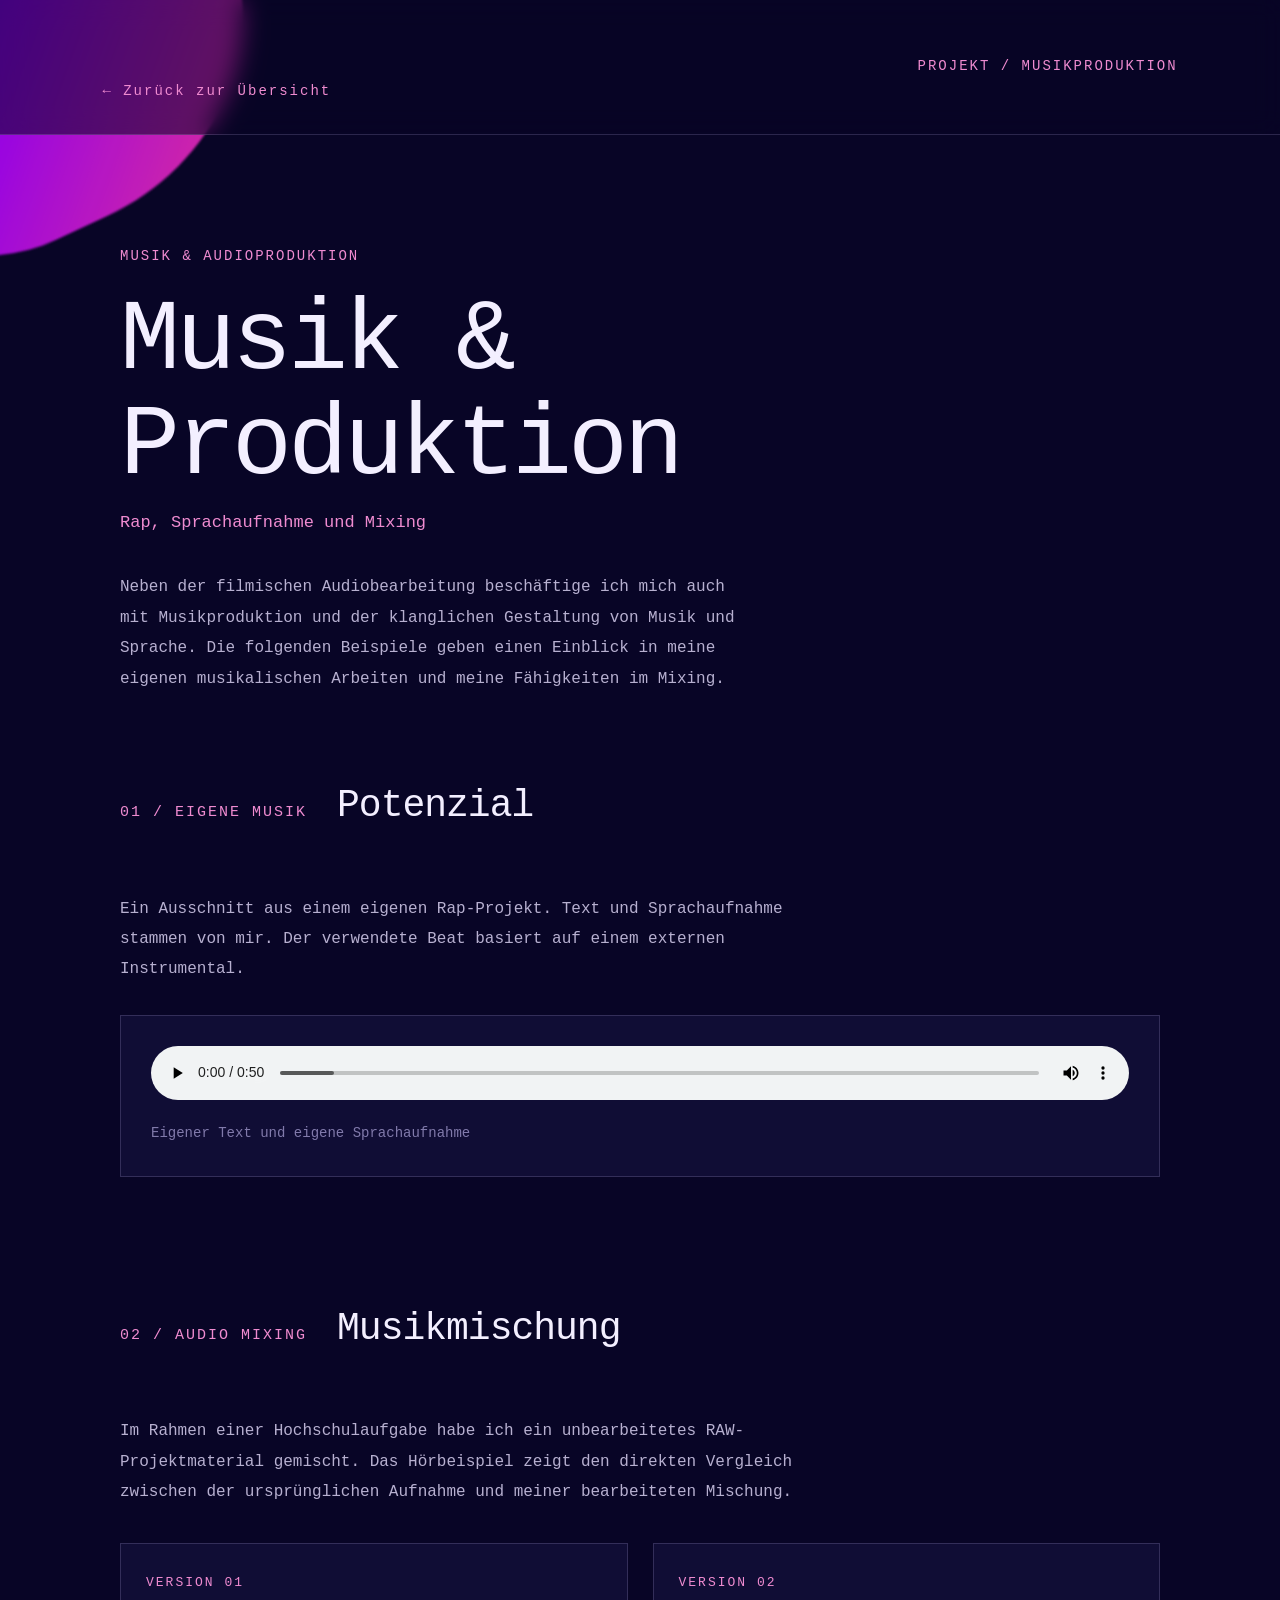
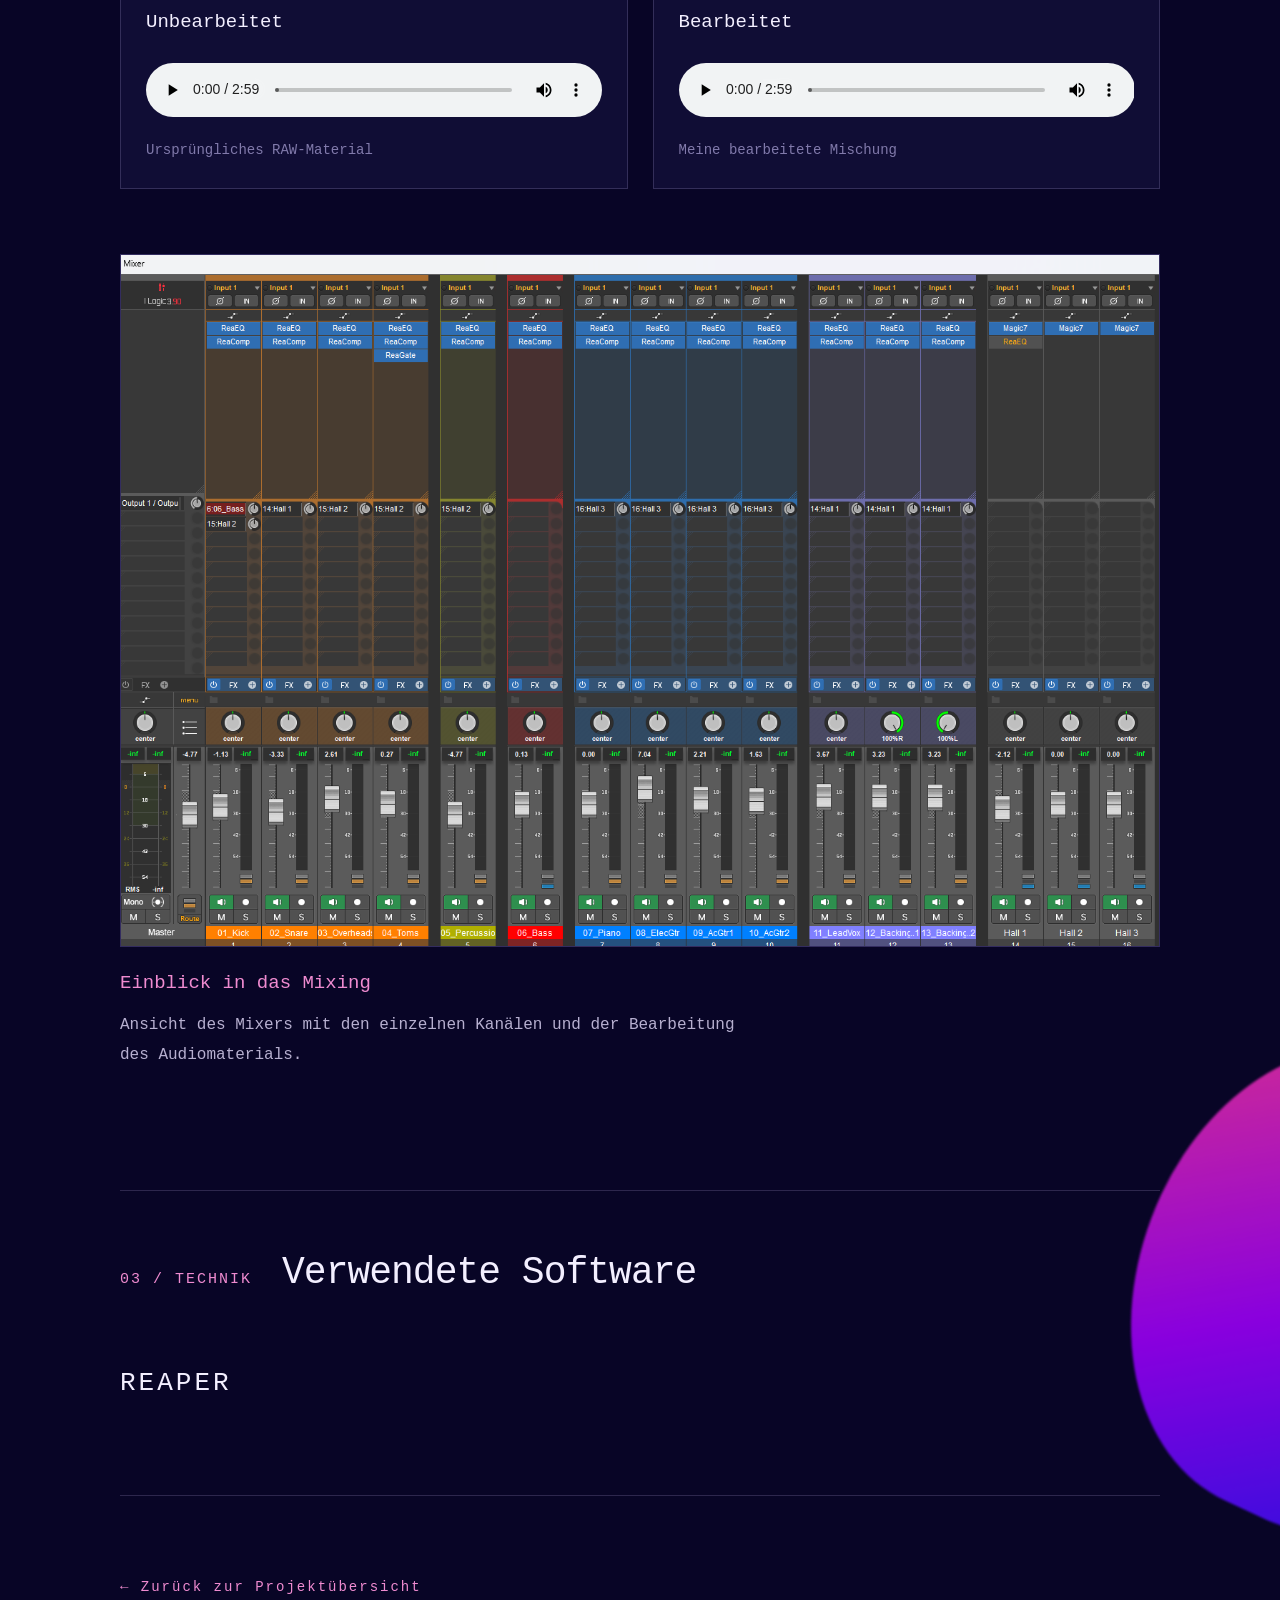
<file: musikproduktion.html>
<!DOCTYPE html>
<html lang="de">
<head>
    <meta charset="UTF-8">
    <meta name="viewport" content="width=device-width, initial-scale=1.0">
    <title>Musik & Audioproduktion</title>
    <link rel="stylesheet" href="style.css">
</head>

<body>

    <header class="project-header">
        <a href="index.html" class="back-link">← Zurück zur Übersicht</a>
        <span class="project-header-label">PROJEKT / MUSIKPRODUKTION</span>
    </header>

    <main class="lifted-page">

        <!-- Intro -->
        <section class="lifted-intro">
            <p class="project-category">MUSIK & AUDIOPRODUKTION</p>
            <h1>Musik & Produktion</h1>
            <p class="lifted-subtitle">
                Rap, Sprachaufnahme und Mixing
            </p>
            <p class="lifted-description">
                Neben der filmischen Audiobearbeitung beschäftige ich
                mich auch mit Musikproduktion und der klanglichen
                Gestaltung von Musik und Sprache. Die folgenden
                Beispiele geben einen Einblick in meine eigenen
                musikalischen Arbeiten und meine Fähigkeiten im Mixing.
            </p>
        </section>


        <!-- Eigener Rap -->
        <section class="music-project-section">

            <div class="section-heading">
                <span>01 / EIGENE MUSIK</span>
                <h2>Potenzial</h2>
            </div>

            <p class="music-description">
                Ein Ausschnitt aus einem eigenen Rap-Projekt.
                Text und Sprachaufnahme stammen von mir.
                Der verwendete Beat basiert auf einem externen Instrumental.
            </p>

            <div class="music-audio-player">
                <audio controls preload="metadata">
                    <source src="media/musikproduktion/Potenzial.wav" type="audio/wav">
                    Dein Browser unterstützt dieses Audioformat nicht.
                </audio>
                <p class="media-caption">
                    Eigener Text und eigene Sprachaufnahme
                </p>
            </div>

        </section>


        <!-- Mixing -->
        <section class="music-project-section">

            <div class="section-heading">
                <span>02 / AUDIO MIXING</span>
                <h2>Musikmischung</h2>
            </div>

            <p class="music-description">
                Im Rahmen einer Hochschulaufgabe habe ich ein
                unbearbeitetes RAW-Projektmaterial gemischt.
                Das Hörbeispiel zeigt den direkten Vergleich
                zwischen der ursprünglichen Aufnahme und meiner
                bearbeiteten Mischung.
            </p>

            <div class="mixing-comparison">

                <div class="mixing-version">
                    <div class="mixing-label">
                        <span>VERSION 01</span>
                        <h3>Unbearbeitet</h3>
                    </div>

                    <audio controls preload="metadata">
                        <source src="media/musikproduktion/MusikmischungCold.wav"
                                type="audio/wav">
                        Dein Browser unterstützt dieses Audioformat nicht.
                    </audio>

                    <p class="media-caption">
                        Ursprüngliches RAW-Material
                    </p>
                </div>


                <div class="mixing-version">
                    <div class="mixing-label">
                        <span>VERSION 02</span>
                        <h3>Bearbeitet</h3>
                    </div>

                    <audio controls preload="metadata">
                        <source src="media/musikproduktion/MusikmischungHot.wav"
                                type="audio/wav">
                        Dein Browser unterstützt dieses Audioformat nicht.
                    </audio>

                    <p class="media-caption">
                        Meine bearbeitete Mischung
                    </p>
                </div>

            </div>


            <!-- Mixer Screenshot -->
            <div class="mixing-screenshot">

                <img
                    src="media/musikproduktion/musikmischung-mixer.png"
                    alt="Mixer-Ansicht der bearbeiteten Musikmischung in REAPER"
                >

                <div class="screenshot-caption">
                    <h3>Einblick in das Mixing</h3>
                    <p>
                        Ansicht des Mixers mit den einzelnen
                        Kanälen und der Bearbeitung des Audiomaterials.
                    </p>
                </div>

            </div>

        </section>


        <!-- Software -->
        <section class="lifted-software-section">
            <div class="section-heading">
                <span>03 / TECHNIK</span>
                <h2>Verwendete Software</h2>
            </div>

            <p class="software-name">REAPER</p>
        </section>


        <footer class="lifted-footer">
            <a href="index.html" class="back-link">
                ← Zurück zur Projektübersicht
            </a>
        </footer>

    </main>

</body>
</html>
</file>
<file: style.css>
/* =========================================
   01 / GRUNDLAGEN
========================================= */

* {
    margin: 0;
    padding: 0;
    box-sizing: border-box;
}

html {
    scroll-behavior: smooth;
    scroll-padding-top: 90px;
}

:root {
    --background: #080526;
    --background-light: #100b3c;
    --surface: #100d35;
    --text: #f3efff;
    --text-muted: #b7b0d0;
    --text-dim: #817aab;
    --pink: #ef8bd0;
    --purple: #8526ff;
    --blue: #3826ff;
    --line: rgba(208, 193, 255, 0.18);
}

body {
    position: relative;
    isolation: isolate;
    overflow-x: hidden;
    background: var(--background);
    color: var(--text);
    font-family: "Courier New", monospace;
    line-height: 1.7;
    font-size: 14px;
}

/* Dekorative Farbflächen */

body::before,
body::after {
    content: "";
    position: absolute;
    z-index: -1;
    pointer-events: none;
    filter: blur(1px);
}

body::before {
    width: 430px;
    height: 380px;
    top: -150px;
    left: -180px;
    border-radius: 45% 55% 60% 40%;
    background: linear-gradient(
        135deg,
        #3212ff 5%,
        #a000ff 45%,
        #ff399d 100%
    );
    transform: rotate(-25deg);
    opacity: 0.9;
}

body::after {
    width: 360px;
    height: 480px;
    right: -220px;
    bottom: 150px;
    border-radius: 55% 45% 40% 60%;
    background: linear-gradient(
        145deg,
        #ff399d,
        #a000ff 55%,
        #3212ff
    );
    transform: rotate(25deg);
    opacity: 0.85;
}


/* =========================================
   02 / HEADER UND NAVIGATION
========================================= */

header {
    position: relative;
    z-index: 2;
    display: flex;
    justify-content: space-between;
    align-items: center;
    padding: 25px 8%;
    border-bottom: 1px solid var(--line);
    background: rgba(8, 5, 38, 0.55);
    backdrop-filter: blur(12px);
}

.logo {
    color: var(--text);
    font-weight: bold;
    text-decoration: none;
    letter-spacing: 3px;
    font-size: 15px;
}

.logo span {
    color: var(--pink);
}

nav {
    display: flex;
    gap: 35px;
}

nav a {
    position: relative;
    color: var(--text-muted);
    text-decoration: none;
    font-size: 11px;
    letter-spacing: 1px;
    transition: color 0.25s ease;
}

nav a::after {
    content: "";
    position: absolute;
    bottom: -7px;
    left: 0;
    width: 0;
    height: 1px;
    background: var(--pink);
    transition: width 0.25s ease;
}

nav a:hover {
    color: white;
}

nav a:hover::after {
    width: 100%;
}


/* =========================================
   03 / STARTSEITE – HERO
========================================= */

.hero {
    min-height: 75vh;
    padding: 120px 12% 100px;
    display: flex;
    flex-direction: column;
    align-items: flex-start;
    justify-content: center;
}

.hero-layout {
    position: relative;
    display: grid;
    grid-template-columns: 1fr 0.85fr;
    align-items: center;
    gap: 70px;
    padding: 100px 8%;
    min-height: 85vh;
}

.hero-content {
    position: relative;
    z-index: 1;
    min-width: 0;
}

/* Feine Konturlinien im Hero */

.hero-layout::after {
    content: "";
    position: absolute;
    z-index: -1;
    top: -35px;
    right: 5%;
    width: 430px;
    height: 320px;
    pointer-events: none;
    opacity: 0.4;
    background: repeating-radial-gradient(
        ellipse at 50% 50%,
        transparent 0,
        transparent 13px,
        rgba(255, 220, 255, 0.65) 14px,
        transparent 15px,
        transparent 20px
    );
    transform: rotate(-15deg);
    mask-image: linear-gradient(
        135deg,
        transparent 0%,
        black 35%,
        black 75%,
        transparent 100%
    );
}

.eyebrow,
.category {
    color: var(--pink);
    font-size: 10px;
    letter-spacing: 3px;
    margin-bottom: 20px;
    text-transform: uppercase;
}

.hero h1 {
    font-family: "Courier New", monospace;
    font-size: clamp(65px, 10vw, 135px);
    line-height: 0.92;
    letter-spacing: -7px;
    font-weight: 400;
    margin-bottom: 35px;
}

.hero h1 span {
    color: #d8b3ff;
}

.intro {
    color: var(--text-muted);
    max-width: 420px;
    margin-bottom: 35px;
    line-height: 1.9;
    font-size: 13px;
}

.scroll-link {
    display: inline-block;
    color: var(--text);
    font-size: 10px;
    letter-spacing: 2px;
    text-decoration: none;
    border-bottom: 1px solid var(--pink);
    padding-bottom: 8px;
    transition: color 0.25s ease;
}

.scroll-link:hover {
    color: var(--pink);
}

/* Typo-Projekt */

.hero-featured {
    position: relative;
    z-index: 1;
    min-width: 0;
    max-width: 520px;
    width: 100%;
    padding: 30px;
    border: 1px solid rgba(221, 197, 255, 0.2);
    background: rgba(16, 11, 60, 0.65);
    backdrop-filter: blur(12px);
    box-shadow: 0 20px 70px rgba(0, 0, 0, 0.18);
}

.hero-featured .category {
    margin-bottom: 12px;
}

.hero-featured h2 {
    font-size: clamp(30px, 4vw, 46px);
    font-weight: 400;
    color: var(--text);
    margin: 10px 0 15px;
}

.hero-featured p:not(.category) {
    color: var(--text-muted);
    max-width: 450px;
    line-height: 1.8;
    margin-bottom: 25px;
    font-size: 12px;
}

.hero-featured video {
    display: block;
    width: 100%;
    max-width: 480px;
    height: auto;
    background: #05031d;
    border: 1px solid var(--line);
}


/* =========================================
   04 / PROJEKTBEREICHE
========================================= */

.project-section {
    position: relative;
    padding: 100px 12%;
    border-top: 1px solid var(--line);
}

.section-heading {
    display: flex;
    align-items: baseline;
    gap: 30px;
    margin-bottom: 55px;
}

.section-heading span {
    color: var(--pink);
    font-size: 12px;
    letter-spacing: 2px;
}

.section-heading h2 {
    font-size: clamp(24px, 4vw, 38px);
    font-weight: 400;
    letter-spacing: -1px;
    color: var(--text);
}

/* Projektkarten */

.project {
    position: relative;
    display: grid;
    grid-template-columns: 1fr 1fr;
    gap: 50px;
    padding: 40px 25px;
    border-top: 1px solid var(--line);
    color: inherit;
    text-decoration: none;
    transition:
        background 0.3s ease,
        padding 0.3s ease;
}

.project:last-child {
    border-bottom: 1px solid var(--line);
}

.project:hover {
    background: rgba(129, 48, 255, 0.09);
    padding-left: 35px;
    padding-right: 35px;
}

.project .category {
    margin-bottom: 12px;
    font-size: 9px;
}

.project h3 {
    font-size: 22px;
    font-weight: 400;
    margin-bottom: 12px;
    color: var(--text);
}

.project p:not(.category) {
    color: var(--text-muted);
    max-width: 450px;
    font-size: 12px;
    line-height: 1.8;
}

.project-link {
    display: flex;
    align-items: center;
    justify-content: flex-end;
    color: var(--pink);
    font-size: 10px;
    letter-spacing: 2px;
    transition: color 0.25s ease;
}

.project:hover .project-link {
    color: white;
}


/* =========================================
   05 / KONTAKT UND FOOTER
========================================= */

.contact {
    position: relative;
    padding: 140px 12%;
    border-top: 1px solid var(--line);
    overflow: hidden;
}

.contact::after {
    content: "";
    position: absolute;
    right: -100px;
    bottom: -200px;
    width: 400px;
    height: 400px;
    border-radius: 50%;
    background: radial-gradient(
        circle,
        rgba(133, 38, 255, 0.35),
        rgba(239, 139, 208, 0.08) 55%,
        transparent 70%
    );
    pointer-events: none;
}

.contact h2 {
    position: relative;
    z-index: 1;
    font-size: clamp(35px, 6vw, 65px);
    line-height: 1.15;
    font-weight: 400;
    letter-spacing: -2px;
    margin-bottom: 30px;
}

.contact-email {
    position: relative;
    z-index: 1;
    display: inline-block;
    color: var(--pink);
    text-decoration: none;
    font-size: 12px;
    border-bottom: 1px solid var(--pink);
    padding-bottom: 7px;
    transition: color 0.25s ease;
}

.contact-email:hover {
    color: white;
}

.contact p:not(.eyebrow) {
    color: var(--text-muted);
}

footer {
    position: relative;
    display: flex;
    justify-content: space-between;
    padding: 25px 8%;
    border-top: 1px solid var(--line);
    color: var(--text-muted);
    font-size: 10px;
    letter-spacing: 2px;
}


/* =========================================
   06 / ALLGEMEINE PROJEKT-UNTERSEITEN
========================================= */

.project-header {
    display: flex;
    justify-content: space-between;
    align-items: center;
    padding: 30px 8%;
    border-bottom: 1px solid var(--line);
    background: rgba(8, 5, 38, 0.55);
    backdrop-filter: blur(12px);
}

.project-header-label,
.project-category {
    font-size: 10px;
    letter-spacing: 2px;
    color: var(--pink);
}

.project-hero {
    padding: 110px 12% 80px;
}

.project-hero h1 {
    font-size: clamp(55px, 9vw, 110px);
    line-height: 0.95;
    letter-spacing: -5px;
    font-weight: 400;
    margin-bottom: 30px;
}

.project-hero h1 span {
    color: #d8b3ff;
}

.project-detail {
    padding: 50px 12% 100px;
    border-top: 1px solid var(--line);
}

.project-detail > h2,
.detail-text h2 {
    font-size: 25px;
    font-weight: 400;
    margin-bottom: 25px;
}

.detail-text {
    padding: 45px 0;
    border-bottom: 1px solid var(--line);
}

.detail-text p {
    color: var(--text-muted);
    max-width: 650px;
    line-height: 1.9;
    font-size: 13px;
}

.back-link {
    display: inline-block;
    margin-top: 50px;
    color: var(--pink);
    text-decoration: none;
    font-size: 10px;
    letter-spacing: 2px;
    transition: color 0.25s ease;
}

.back-link:hover {
    color: white;
}


/* =========================================
   07 / LIFTED UND WEITERE PROJEKTSEITEN
========================================= */

.lifted-page {
    position: relative;
    max-width: 1100px;
    margin: 0 auto;
    padding: 0 30px;
}

.lifted-intro {
    padding: 110px 0 80px;
    max-width: 750px;
}

.lifted-intro h1 {
    font-size: clamp(55px, 9vw, 100px);
    line-height: 1.05;
    margin: 20px 0 10px;
    font-weight: 400;
    letter-spacing: -4px;
}

.lifted-intro h1 span {
    color: #d8b3ff;
}

.lifted-subtitle {
    font-size: 17px;
    color: var(--pink);
    margin-bottom: 35px;
}

.lifted-description {
    max-width: 620px;
    line-height: 1.9;
    color: var(--text-muted);
    font-size: 13px;
}

.section-heading > p {
    color: var(--text-muted);
    line-height: 1.8;
    max-width: 600px;
    font-size: 12px;
}

.lifted-video-section {
    margin-bottom: 120px;
}

.lifted-video {
    display: block;
    width: 100%;
    background: #05031d;
    border: 1px solid var(--line);
}

.media-caption {
    color: var(--text-dim);
    font-size: 11px;
    margin-top: 12px;
}

.lifted-work-section {
    margin-bottom: 120px;
}

.lifted-work-grid {
    display: grid;
    grid-template-columns: 1fr 1fr;
    gap: 70px;
}

.lifted-work-text {
    color: var(--text-muted);
    line-height: 1.9;
    font-size: 13px;
}

.lifted-work-text p {
    margin-bottom: 25px;
}

.lifted-work-list h3 {
    font-size: 15px;
    font-weight: 400;
    color: var(--pink);
    margin-bottom: 20px;
}

.lifted-work-list ul {
    padding-left: 20px;
    color: var(--text-muted);
    line-height: 2.2;
    font-size: 12px;
}

.lifted-work-list li::marker {
    color: var(--pink);
}

.lifted-screenshots-section {
    margin-bottom: 120px;
}

.lifted-screenshot {
    margin-bottom: 75px;
}

.lifted-screenshot img {
    display: block;
    width: 100%;
    height: auto;
    border: 1px solid var(--line);
    background: var(--background-light);
}

.screenshot-caption {
    margin-top: 20px;
    max-width: 650px;
}

.screenshot-caption h3 {
    font-size: 17px;
    font-weight: 400;
    color: var(--pink);
    margin-bottom: 10px;
}

.screenshot-caption p {
    color: var(--text-muted);
    line-height: 1.8;
    font-size: 12px;
}

.lifted-software-section {
    padding: 50px 0 90px;
    border-top: 1px solid var(--line);
}

.software-name {
    font-size: 24px;
    letter-spacing: 3px;
    font-weight: 400;
}

.lifted-footer {
    padding: 30px 0 70px;
    border-top: 1px solid var(--line);
}


/* =========================================
   08 / DIALOGBEARBEITUNG
========================================= */

.dialog-audio-player {
    padding: 30px;
    background: var(--surface);
    border: 1px solid var(--line);
}

.dialog-audio-player audio {
    width: 100%;
}

.dialog-tools {
    display: grid;
    grid-template-columns: repeat(3, 1fr);
    gap: 35px;
}

.dialog-tool h3 {
    font-size: 17px;
    font-weight: 400;
    color: var(--pink);
    margin-bottom: 15px;
}

.dialog-tool p {
    color: var(--text-muted);
    line-height: 1.8;
    font-size: 12px;
}


/* =========================================
   09 / MUSIK UND AUDIOPRODUKTION
========================================= */

.music-project-section {
    margin-bottom: 120px;
}

.music-description {
    color: var(--text-muted);
    line-height: 1.9;
    max-width: 700px;
    margin-bottom: 30px;
    font-size: 13px;
}

.music-audio-player {
    background: var(--surface);
    border: 1px solid var(--line);
    padding: 30px;
}

.music-audio-player audio,
.mixing-version audio {
    width: 100%;
}

.mixing-comparison {
    display: grid;
    grid-template-columns: 1fr 1fr;
    gap: 25px;
    margin-top: 35px;
}

.mixing-version {
    background: var(--surface);
    border: 1px solid var(--line);
    padding: 25px;
}

.mixing-label {
    margin-bottom: 25px;
}

.mixing-label span {
    font-size: 10px;
    letter-spacing: 2px;
    color: var(--pink);
}

.mixing-label h3 {
    font-size: 19px;
    font-weight: 400;
    margin-top: 10px;
}

.mixing-screenshot {
    margin-top: 65px;
}

.mixing-screenshot img {
    display: block;
    width: 100%;
    height: auto;
    border: 1px solid var(--line);
    background: var(--background-light);
}


/* =========================================
   10 / AUDIO- UND VIDEOPLAYER
========================================= */

audio {
    accent-color: var(--pink);
}

video {
    max-width: 100%;
}

video:focus-visible,
audio:focus-visible {
    outline: 2px solid var(--pink);
    outline-offset: 4px;
}


/* =========================================
   11 / RESPONSIVE DESIGN
========================================= */

@media (max-width: 900px) {

    .hero-layout {
        gap: 40px;
        padding-left: 8%;
        padding-right: 8%;
    }

    .hero h1 {
        font-size: clamp(60px, 10vw, 100px);
    }

    .project-section {
        padding-left: 8%;
        padding-right: 8%;
    }

    .contact {
        padding-left: 8%;
        padding-right: 8%;
    }
}

@media (max-width: 800px) {

    .hero-layout {
        grid-template-columns: 1fr;
        gap: 60px;
        padding: 90px 8%;
    }

    .hero-featured {
        max-width: 600px;
    }

    .hero-featured video {
        max-width: 100%;
    }

    .hero-layout::after {
        right: -100px;
        opacity: 0.2;
    }

    .lifted-work-grid {
        grid-template-columns: 1fr;
        gap: 35px;
    }

    .dialog-tools {
        grid-template-columns: 1fr;
        gap: 25px;
    }
}

@media (max-width: 700px) {

    header {
        flex-direction: column;
        gap: 20px;
        padding: 25px 6%;
    }

    nav {
        flex-wrap: wrap;
        justify-content: center;
        gap: 15px 22px;
    }

    .hero {
        padding: 90px 8%;
    }

    .hero h1 {
        font-size: clamp(60px, 15vw, 95px);
        letter-spacing: -4px;
    }

    .hero-featured {
        padding: 22px;
    }

    .project-section {
        padding: 70px 8%;
    }

    .project {
        grid-template-columns: 1fr;
        gap: 20px;
        padding: 30px 10px;
    }

    .project:hover {
        padding-left: 15px;
        padding-right: 15px;
    }

    .project-link {
        justify-content: flex-start;
        margin-top: 5px;
    }

    .section-heading {
        gap: 15px;
        margin-bottom: 35px;
    }

    .section-heading h2 {
        font-size: 25px;
    }

    .contact {
        padding: 90px 8%;
    }

    .contact h2 {
        font-size: clamp(34px, 9vw, 55px);
    }

    footer {
        padding: 22px 8%;
    }

    .project-header {
        padding: 25px 20px;
    }

    .project-header-label {
        display: none;
    }

    .lifted-page {
        padding: 0 20px;
    }

    .lifted-intro {
        padding: 75px 0 55px;
    }

    .lifted-intro h1 {
        font-size: clamp(48px, 12vw, 75px);
        letter-spacing: -3px;
    }

    .lifted-video-section,
    .lifted-work-section,
    .lifted-screenshots-section,
    .music-project-section {
        margin-bottom: 85px;
    }

    .lifted-software-section {
        padding: 40px 0 65px;
    }

    .dialog-audio-player,
    .music-audio-player,
    .mixing-version {
        padding: 20px;
    }

    .mixing-comparison {
        grid-template-columns: 1fr;
    }

    .mixing-screenshot {
        margin-top: 45px;
    }

    .project-hero {
        padding: 80px 8%;
    }

    .project-detail {
        padding: 40px 8% 80px;
    }

    .project-hero h1 {
        letter-spacing: -3px;
    }
}


/* =========================================
   12 / BEWEGUNGSREDUZIERUNG
========================================= */

@media (prefers-reduced-motion: reduce) {

    html {
        scroll-behavior: auto;
    }

    *,
    *::before,
    *::after {
        transition-duration: 0.01ms !important;
        animation-duration: 0.01ms !important;
    }
}


/* =========================================
   BESSERE LESBARKEIT / SCHRIFTGRÖSSEN
========================================= */

/* Allgemeine Einleitung */
.intro {
    font-size: 19px;
    line-height: 1.9;
}

/* Projektbeschreibungen */
.hero-featured p:not(.category),
.project p:not(.category) {
    font-size: 17px;
    line-height: 1.9;
}

/* Projekttexte */
.detail-text p,
.lifted-description,
.lifted-work-text,
.screenshot-caption p,
.music-description,
.dialog-tool p,
.section-heading > p {
    font-size: 16px;
    line-height: 1.9;
}

/* Listen */
.lifted-work-list ul {
    font-size: 15px;
    line-height: 2;
}

/* =========================================
   KLEINE ÜBERSCHRIFTEN UND LABELS
========================================= */

/* MEDIENKONZEPTION / AUDIO und ähnliche Rubriken */
.eyebrow,
.category,
.project-category,
.project-header-label {
    font-size: 14px;
    letter-spacing: 2px;
}

/* 02 / DER ARBEITSPROZESS und ähnliche Abschnittsnummern */
.section-heading span {
    font-size: 15px;
}

/* Umgesetzte Arbeitsschritte und vergleichbare Unterüberschriften */
.lifted-work-list h3,
.screenshot-caption h3,
.dialog-tool h3 {
    font-size: 19px;
}

/* PROJEKTE ENTDECKEN und ähnliche Links */
.scroll-link,
.back-link,
.project-link {
    font-size: 14px;
}

/* Bildunterschriften */
.media-caption {
    font-size: 14px;
}

/* Navigation */
nav a {
    font-size: 14px;
}

/* Allgemeine Schriftgröße */
body {
    font-size: 16px;
}

/* Footer */
footer {
    font-size: 12px;
}

/* =========================================
   KLEINE BESCHRIFTUNGEN AUF PROJEKTSEITEN
========================================= */

.mixing-label span {
    font-size: 13px;
}

.software-name {
    font-size: 26px;
}

/* Pinke Kategorien über den Projekttiteln */
.project .category {
    font-size: 15px;
    letter-spacing: 2px;
    margin-bottom: 15px;
}

.video-container {
    position: relative;
    width: 100%;
    aspect-ratio: 16 / 9;
    overflow: hidden;
    border-radius: 8px;
}

.video-container iframe {
    position: absolute;
    top: 0;
    left: 0;
    width: 100%;
    height: 100%;
    border: none;
}
</file>
